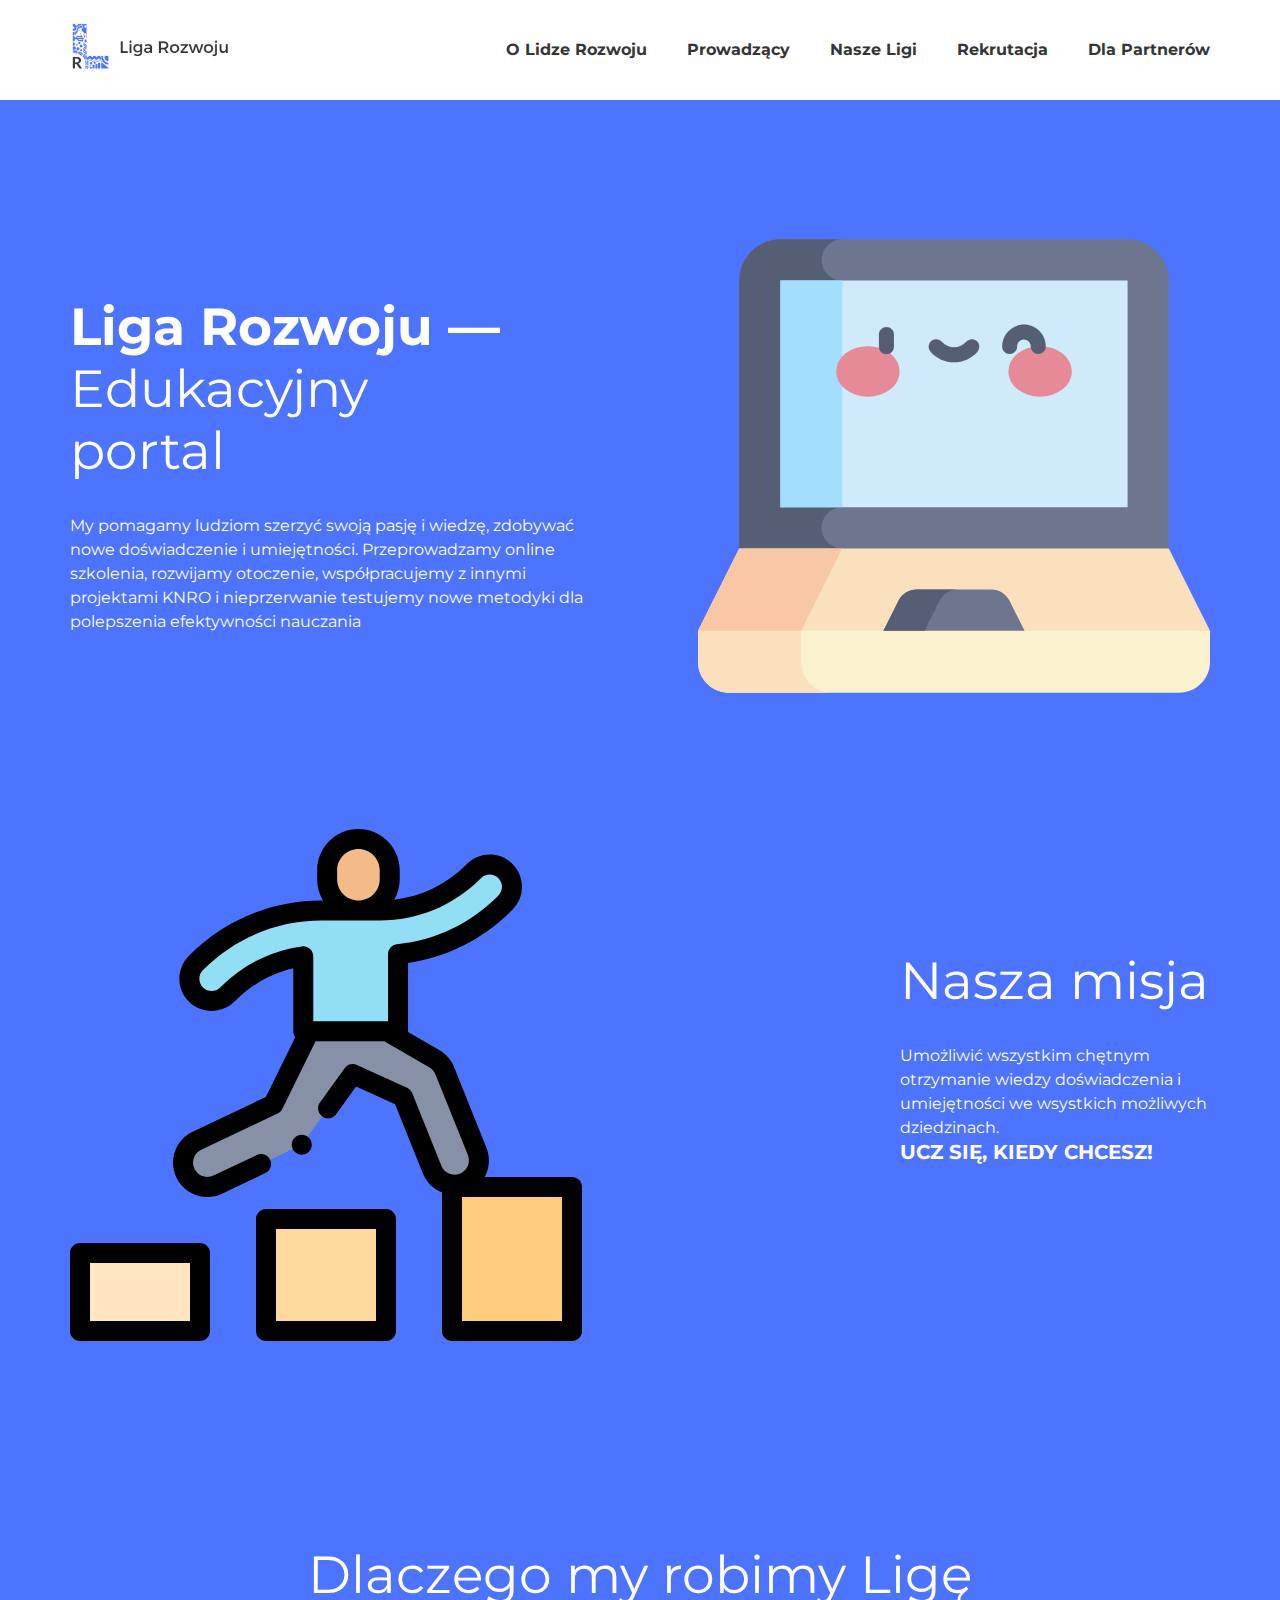
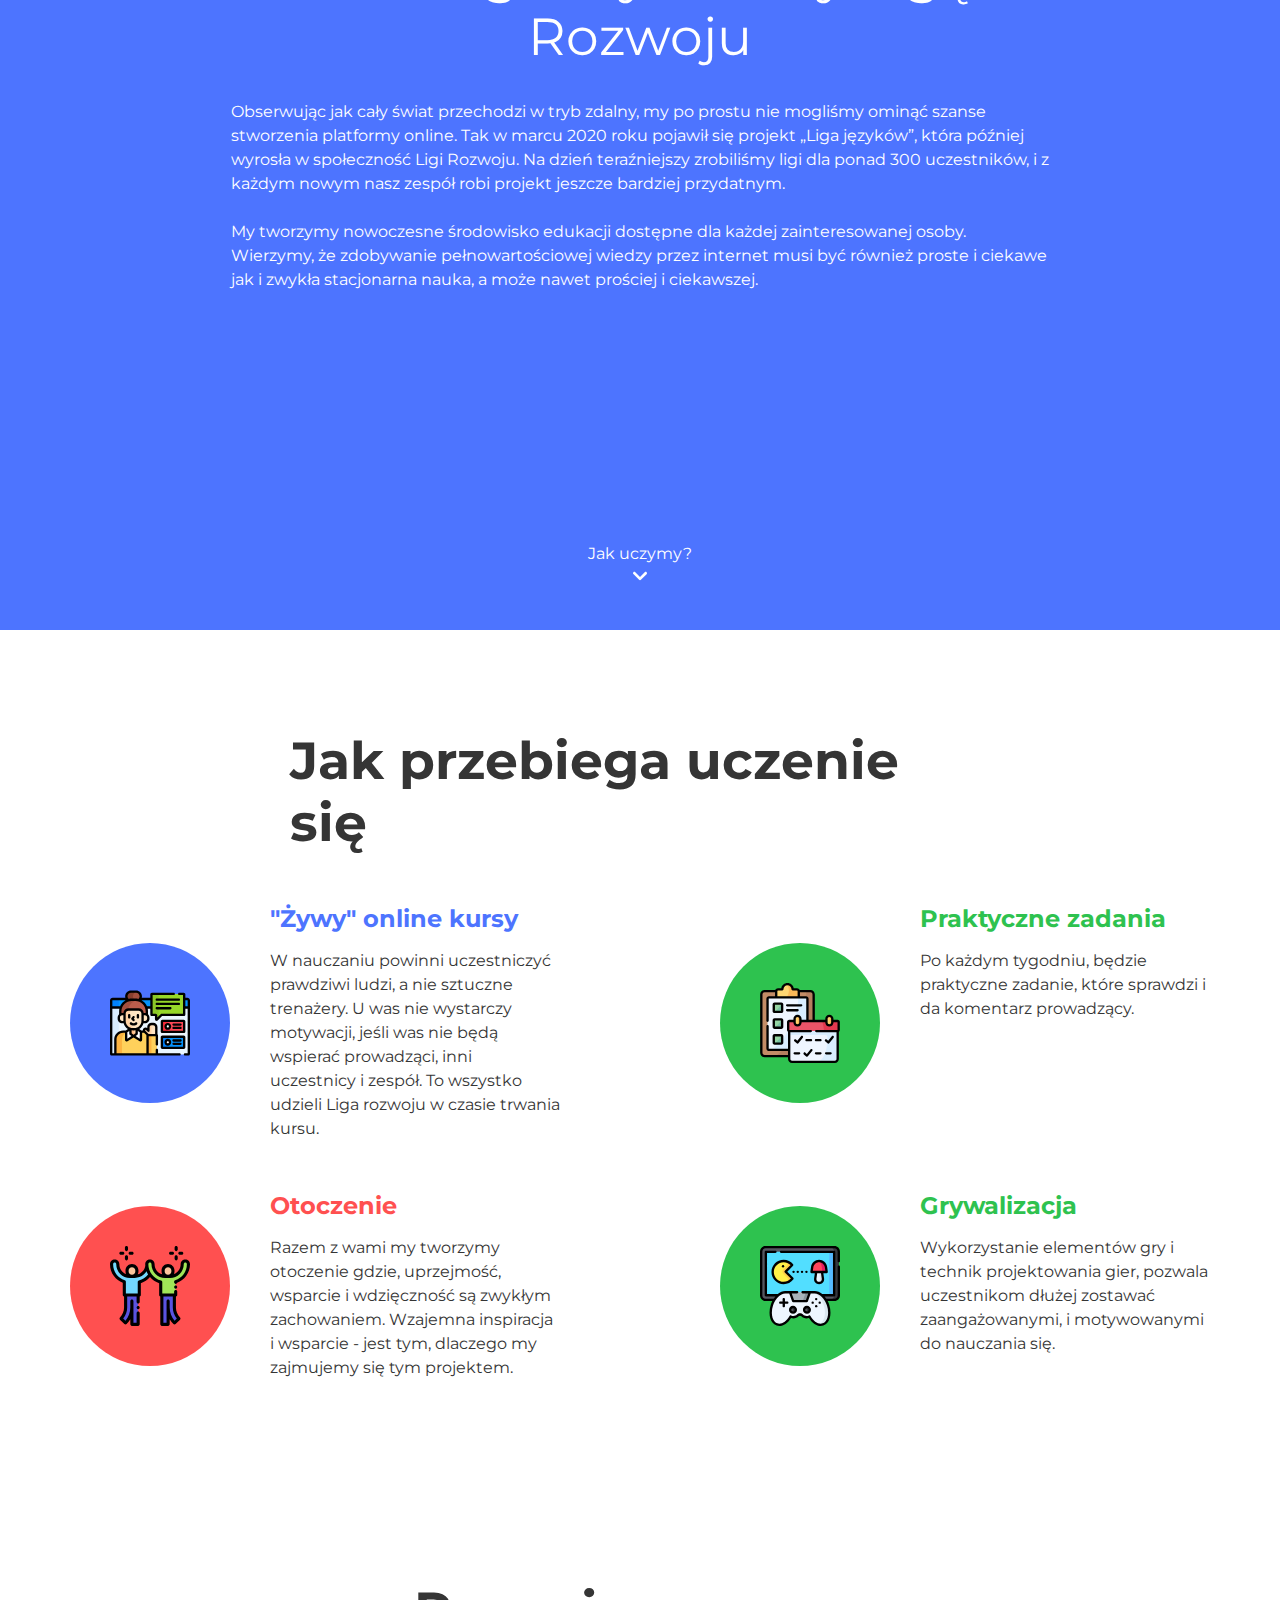
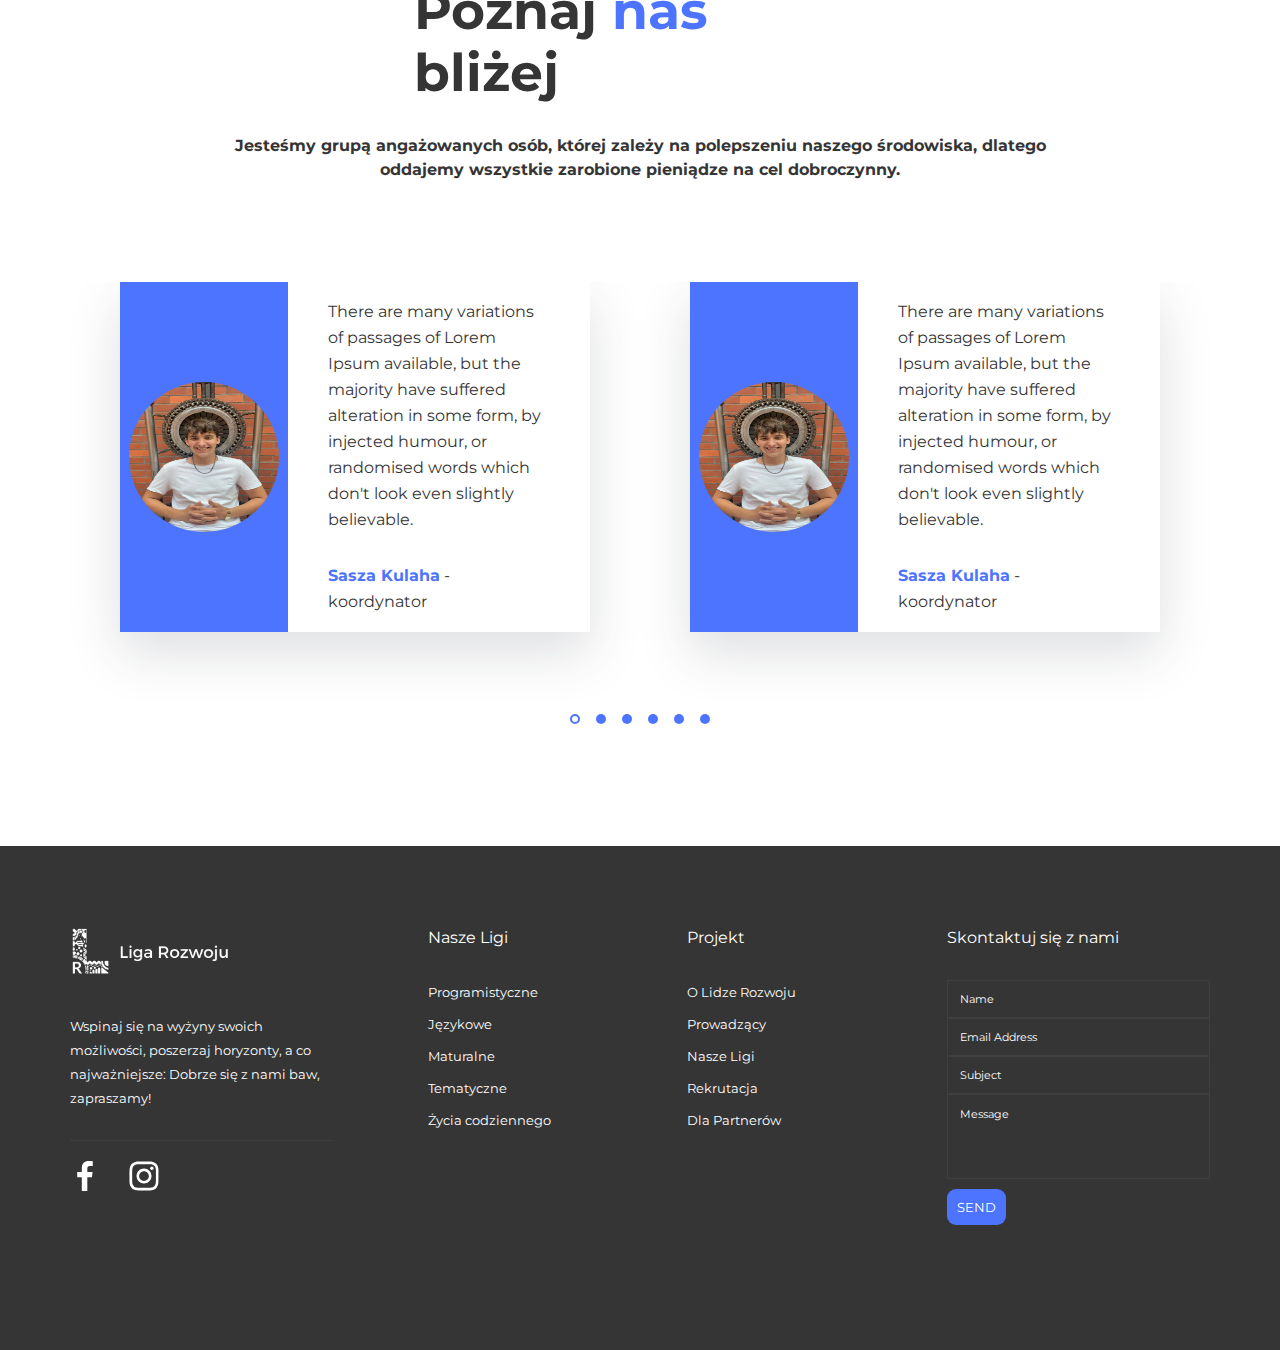
<file: index.html>
<!DOCTYPE html>
<html lang="pl">

<head>
   <meta charset="UTF-8">
   <meta http-equiv="X-UA-Compatible" content="IE=edge">
   <meta name="viewport" content="width=device-width, initial-scale=1.0">
   <title>Liga Rozwoju</title>
   <link href="https://fonts.googleapis.com/css2?family=Montserrat:ital,wght@0,400;0,700;1,400&display=swap"
      rel="stylesheet">
   <link rel="stylesheet" href="css/reset.css">
   <link rel="stylesheet" href="css/slick.css">
   <link rel="stylesheet" href="css/jquery.fancybox.css">
   <link rel="stylesheet" href="css/style.css">
</head>

<body>
   <header class="header">
      <div class="container">
         <div class="header__inner">
            <div class="logo">
               <a href="">
                  <img class="logo__img" src="images/logo.png" alt="logo" height="51" width="160">
               </a>
            </div>
            <nav class="menu">
               <div class="btn__menu">
                  <div></div>
                  <div></div>
                  <div></div>
               </div>
               <ul class="menu__list">
                  <li><a href="#">O Lidze Rozwoju</a></li>
                  <li><a href="pages/lectors.html">Prowadzący</a></li>
                  <li><a href="pages/our__ligs.html">Nasze Ligi</a></li>
                  <li><a href="pages/recruitment.html">Rekrutacja</a></li>
                  <li><a href="pages/for__partners.html">Dla Partnerów</a></li>
               </ul>
            </nav>
         </div>
      </div>
   </header>

   <section class="top">
      <div class="container">
         <div class="top__inner">
            <div class="about__top">
               <h2 class="title top__h2"><span class="span__top">Liga Rozwoju — </span>Edukacyjny portal</h2>
               <h6>My pomagamy ludziom szerzyć swoją pasję i wiedzę, zdobywać nowe doświadczenie i umiejętności.
                  Przeprowadzamy
                  online szkolenia, rozwijamy otoczenie, współpracujemy z innymi projektami KNRO i nieprzerwanie
                  testujemy
                  nowe
                  metodyki dla polepszenia efektywności nauczania</h6>
            </div>
            <div class="about-top__img">
               <img class="top__img" src="images/laptop.svg" alt="">
            </div>
            <div class="mission__img">
               <img class="top__img" src="images/rozwoj.svg" alt="">
            </div>
            <div class="mission">
               <div class="mission__text">
                  <h2 class="mission__h2 title">
                     Nasza misja
                  </h2>
                  <h6 class="mission__h6">
                     Umożliwić wszystkim chętnym otrzymanie wiedzy doświadczenia i umiejętności we wsystkich możliwych
                     dziedzinach. <br> <span>UCZ SIĘ, KIEDY CHCESZ!</span>
                  </h6>
               </div>
            </div>
            <div class="about__liga">
               <h2 class="title about__liga-h2">
                  Dlaczego my robimy Ligę Rozwoju
               </h2>
               <h5 class="about__liga-h6">
                  Obserwując jak cały świat przechodzi w tryb zdalny, my po prostu nie mogliśmy ominąć szanse stworzenia
                  platformy online. Tak w marcu 2020 roku pojawił się projekt „Liga języków”, która później wyrosła w
                  społeczność Ligi Rozwoju. Na dzień teraźniejszy zrobiliśmy ligi dla ponad 300 uczestników, i z każdym
                  nowym nasz zespół robi projekt jeszcze bardziej przydatnym.<br><br> My tworzymy nowoczesne środowisko
                  edukacji dostępne dla każdej zainteresowanej osoby. Wierzymy, że zdobywanie pełnowartościowej wiedzy
                  przez internet musi być również proste i ciekawe jak i zwykła stacjonarna nauka, a może nawet prościej
                  i
                  ciekawszej.
               </h5>
            </div>
            <div class="btn-study">
               <a class="button-study" href="#education">
                  Jak uczymy?
                  <img src="images/arrow__down.svg" width="14" height="14" alt="">
               </a>
            </div>
         </div>
      </div>
   </section>

   <section class="education" id="education">
      <div class="container">
         <h2 class="education__h2 title">
            Jak przebiega uczenie się
         </h2>
         <div class="education__inner">
            <div class="online__education education__inner-div">
               <div class="circle">
                  <img class="circle__img" src="images/teacher.svg" alt="">
               </div>
               <div class="education__div">
                  <h3 class="blue">
                     "Żywy" online kursy
                  </h3>
                  <h6>
                     W nauczaniu powinni uczestniczyć prawdziwi ludzi, a nie sztuczne trenażery. U was nie wystarczy
                     motywacji, jeśli was nie będą wspierać prowadząci, inni uczestnicy i zespół. To wszystko udzieli
                     Liga
                     rozwoju w czasie trwania kursu.
                  </h6>
               </div>
            </div>
            <div class="practical__tasks education__inner-div">
               <div class="circle circle__green">
                  <img class="circle__img" src="images/tasks.svg" alt="">
               </div>
               <div class="education__div">
                  <h3 class="green">
                     Praktyczne zadania
                  </h3>
                  <h6>
                     Po każdym tygodniu, będzie praktyczne zadanie, które sprawdzi i da komentarz prowadzący.
                  </h6>
               </div>
            </div>
            <div class="google__chat education__inner-div">
               <div class="circle circle__red">
                  <img class="circle__img" src="images/friends.svg" alt="">
               </div>
               <div class="education__div">
                  <h3 class="red">
                     Otoczenie
                  </h3>
                  <h6>
                     Razem z wami my tworzymy otoczenie gdzie, uprzejmość, wsparcie i wdzięczność są zwykłym
                     zachowaniem.
                     Wzajemna inspiracja i wsparcie - jest tym, dlaczego my zajmujemy się tym projektem.
                  </h6>
               </div>
            </div>
            <div class="team__healp education__inner-div">
               <div class="circle circle__green">
                  <img class="circle__img" src="images/game-console.svg" alt="">
               </div>
               <div class="education__div">
                  <h3 class="green">
                     Grywalizacja
                  </h3>
                  <h6>
                     Wykorzystanie elementów gry i technik projektowania gier, pozwala uczestnikom dłużej zostawać
                     zaangażowanymi, i motywowanymi do nauczania się.
                  </h6>
               </div>
            </div>
         </div>
      </div>
   </section>

   <section class="team">
      <div class="container">
         <div class="about__us">
            <h2 class="title team__h2">
               Poznaj <span>nas</span> bliżej
            </h2>
            <h6 class='team__h6'>
               Jesteśmy grupą angażowanych osób, której zależy na polepszeniu naszego środowiska, dlatego oddajemy
               wszystkie zarobione pieniądze na cel dobroczynny.
            </h6>
         </div>
         <div class="team-slider">
            <div class="team-slider__item">
               <div class="team-box">
                  <div class="team-box__images">
                     <img src="images/me.jpg" alt="">
                  </div>
                  <div class="team-box__content">
                     <div class="team-box__text">
                        There are many variations of passages of Lorem Ipsum available, but the majority have suffered
                        alteration in some form, by injected humour, or randomised words which don't look even slightly
                        believable.
                     </div>
                     <div class="team-box__author">
                        <span>Sasza Kulaha</span> - koordynator
                     </div>
                  </div>
               </div>
            </div>
            <div class="team-slider__item">
               <div class="team-box">
                  <div class="team-box__images">
                     <img src="images/me.jpg" alt="">
                  </div>
                  <div class="team-box__content">
                     <div class="team-box__text">
                        There are many variations of passages of Lorem Ipsum available, but the majority have suffered
                        alteration in some form, by injected humour, or randomised words which don't look even slightly
                        believable.
                     </div>
                     <div class="team-box__author">
                        <span>Sasza Kulaha</span> - koordynator
                     </div>
                  </div>
               </div>
            </div>
            <div class="team-slider__item">
               <div class="team-box">
                  <div class="team-box__images">
                     <img src="images/me.jpg" alt="">
                  </div>
                  <div class="team-box__content">
                     <div class="team-box__text">
                        There are many variations of passages of Lorem Ipsum available, but the majority have suffered
                        alteration in some form, by injected humour, or randomised words which don't look even slightly
                        believable.
                     </div>
                     <div class="team-box__author">
                        <span>Sasza Kulaha</span> - koordynator
                     </div>
                  </div>
               </div>
            </div>
            <div class="team-slider__item">
               <div class="team-box">
                  <div class="team-box__images">
                     <img src="images/me.jpg" alt="">
                  </div>
                  <div class="team-box__content">
                     <div class="team-box__text">
                        There are many variations of passages of Lorem Ipsum available, but the majority have suffered
                        alteration in some form, by injected humour, or randomised words which don't look even slightly
                        believable.
                     </div>
                     <div class="team-box__author">
                        <span>Sasza Kulaha</span> - koordynator
                     </div>
                  </div>
               </div>
            </div>
            <div class="team-slider__item">
               <div class="team-box">
                  <div class="team-box__images">
                     <img src="images/me.jpg" alt="">
                  </div>
                  <div class="team-box__content">
                     <div class="team-box__text">
                        There are many variations of passages of Lorem Ipsum available, but the majority have suffered
                        alteration in some form, by injected humour, or randomised words which don't look even slightly
                        believable.
                     </div>
                     <div class="team-box__author">
                        <span>Sasza Kulaha</span> - koordynator
                     </div>
                  </div>
               </div>
            </div>
            <div class="team-slider__item">
               <div class="team-box">
                  <div class="team-box__images">
                     <img src="images/me.jpg" alt="">
                  </div>
                  <div class="team-box__content">
                     <div class="team-box__text">
                        There are many variations of passages of Lorem Ipsum available, but the majority have suffered
                        alteration in some form, by injected humour, or randomised words which don't look even slightly
                        believable.
                     </div>
                     <div class="team-box__author">
                        <span>Sasza Kulaha</span> - koordynator
                     </div>
                  </div>
               </div>
            </div>
            <div class="team-slider__item">
               <div class="team-box">
                  <div class="team-box__images">
                     <img src="images/me.jpg" alt="">
                  </div>
                  <div class="team-box__content">
                     <div class="team-box__text">
                        There are many variations of passages of Lorem Ipsum available, but the majority have suffered
                        alteration in some form, by injected humour, or randomised words which don't look even slightly
                        believable.
                     </div>
                     <div class="team-box__author">
                        <span>Sasza Kulaha</span> - koordynator
                     </div>
                  </div>
               </div>
            </div>
            <div class="team-slider__item">
               <div class="team-box">
                  <div class="team-box__images">
                     <img src="images/me.jpg" alt="">
                  </div>
                  <div class="team-box__content">
                     <div class="team-box__text">
                        There are many variations of passages of Lorem Ipsum available, but the majority have suffered
                        alteration in some form, by injected humour, or randomised words which don't look even slightly
                        believable.
                     </div>
                     <div class="team-box__author">
                        <span>Sasza Kulaha</span> - koordynator
                     </div>
                  </div>
               </div>
            </div>
            <div class="team-slider__item">
               <div class="team-box">
                  <div class="team-box__images">
                     <img src="images/me.jpg" alt="">
                  </div>
                  <div class="team-box__content">
                     <div class="team-box__text">
                        There are many variations of passages of Lorem Ipsum available, but the majority have suffered
                        alteration in some form, by injected humour, or randomised words which don't look even slightly
                        believable.
                     </div>
                     <div class="team-box__author">
                        <span>Sasza Kulaha</span> - koordynator
                     </div>
                  </div>
               </div>
            </div>
            <div class="team-slider__item">
               <div class="team-box">
                  <div class="team-box__images">
                     <img src="images/me.jpg" alt="">
                  </div>
                  <div class="team-box__content">
                     <div class="team-box__text">
                        There are many variations of passages of Lorem Ipsum available, but the majority have suffered
                        alteration in some form, by injected humour, or randomised words which don't look even slightly
                        believable.
                     </div>
                     <div class="team-box__author">
                        <span>Sasza Kulaha</span> - koordynator
                     </div>
                  </div>
               </div>
            </div>
            <div class="team-slider__item">
               <div class="team-box">
                  <div class="team-box__images">
                     <img src="images/me.jpg" alt="">
                  </div>
                  <div class="team-box__content">
                     <div class="team-box__text">
                        There are many variations of passages of Lorem Ipsum available, but the majority have suffered
                        alteration in some form, by injected humour, or randomised words which don't look even slightly
                        believable.
                     </div>
                     <div class="team-box__author">
                        <span>Sasza Kulaha</span> - koordynator
                     </div>
                  </div>
               </div>
            </div>
         </div>
      </div>
   </section>

   <footer class="footer">
      <div class="container">
         <div class="footer__inner">
            <div class="footer-col__logo">
               <a class="footer__logo" href="index.html" alt=""><img src="images/logo_white.png" height="51" width="160"
                     alt=""></a>
               <div class="footer__text">
                  Wspinaj się na wyżyny swoich możliwości,
                  poszerzaj horyzonty, a co najważniejsze:
                  Dobrze się z nami baw, zapraszamy!
               </div>
               <div class="social">
                  <ul class="social">
                     <li class="social__item">
                        <a target="_blank" href="https://www.facebook.com/ligarozwoju">
                           <svg version="1.1" id="Capa_1" xmlns="http://www.w3.org/2000/svg"
                              xmlns:xlink="http://www.w3.org/1999/xlink" x="0px" y="0px" viewBox="0 0 155.139 155.139"
                              style="enable-background:new 0 0 155.139 155.139;" xml:space="preserve">
                              <g>
                                 <path fill="white" id="f_1_" d="M89.584,155.139V84.378h23.742l3.562-27.585H89.584V39.184
                             c0-7.984,2.208-13.425,13.67-13.425l14.595-0.006V1.08C115.325,0.752,106.661,0,96.577,0C75.52,0,61.104,12.853,61.104,36.452
                             v20.341H37.29v27.585h23.814v70.761H89.584z" />
                              </g>
                              <g>
                              </g>
                              <g>
                              </g>
                              <g>
                              </g>
                              <g>
                              </g>
                              <g>
                              </g>
                              <g>
                              </g>
                              <g>
                              </g>
                              <g>
                              </g>
                              <g>
                              </g>
                              <g>
                              </g>
                              <g>
                              </g>
                              <g>
                              </g>
                              <g>
                              </g>
                              <g>
                              </g>
                              <g>
                              </g>
                           </svg>
                        </a>
                     </li>
                     <li class="social__item">
                        <a target="_blank" href="https://www.instagram.com/ligarozwoju.knro/?hl=ru">
                           <svg fill="white" width="52" height="52" version="1.1" id="lni_lni-instagram-original"
                              xmlns="http://www.w3.org/2000/svg" xmlns:xlink="http://www.w3.org/1999/xlink" x="0px"
                              y="0px" viewBox="0 0 64 64" style="enable-background:new 0 0 64 64;" xml:space="preserve">
                              <g>
                                 <path fill="white"
                                    d="M62.9,19.2c-0.1-3.2-0.7-5.5-1.4-7.6S59.7,7.8,58,6.1s-3.4-2.7-5.4-3.5c-2-0.8-4.2-1.3-7.6-1.4C41.5,1,40.5,1,32,1
		s-9.4,0-12.8,0.1s-5.5,0.7-7.6,1.4S7.8,4.4,6.1,6.1s-2.8,3.4-3.5,5.5c-0.8,2-1.3,4.2-1.4,7.6S1,23.5,1,32s0,9.4,0.1,12.8
		c0.1,3.4,0.7,5.5,1.4,7.6c0.7,2.1,1.8,3.8,3.5,5.5s3.5,2.8,5.5,3.5c2,0.7,4.2,1.3,7.6,1.4C22.5,63,23.4,63,31.9,63s9.4,0,12.8-0.1
		s5.5-0.7,7.6-1.4c2.1-0.7,3.8-1.8,5.5-3.5s2.8-3.5,3.5-5.5c0.7-2,1.3-4.2,1.4-7.6c0.1-3.2,0.1-4.2,0.1-12.7S63,22.6,62.9,19.2z
		M57.3,44.5c-0.1,3-0.7,4.6-1.1,5.8c-0.6,1.4-1.3,2.5-2.4,3.5c-1.1,1.1-2.1,1.7-3.5,2.4c-1.1,0.4-2.7,1-5.8,1.1
		c-3.2,0-4.2,0-12.4,0s-9.3,0-12.5-0.1c-3-0.1-4.6-0.7-5.8-1.1c-1.4-0.6-2.5-1.3-3.5-2.4c-1.1-1.1-1.7-2.1-2.4-3.5
		c-0.4-1.1-1-2.7-1.1-5.8c0-3.1,0-4.1,0-12.4s0-9.3,0.1-12.5c0.1-3,0.7-4.6,1.1-5.8c0.6-1.4,1.3-2.5,2.3-3.5
		c1.1-1.1,2.1-1.7,3.5-2.3c1.1-0.4,2.7-1,5.8-1.1c3.2-0.1,4.2-0.1,12.5-0.1s9.3,0,12.5,0.1c3,0.1,4.6,0.7,5.8,1.1
		c1.4,0.6,2.5,1.3,3.5,2.3c1.1,1.1,1.7,2.1,2.4,3.5c0.4,1.1,1,2.7,1.1,5.8c0.1,3.2,0.1,4.2,0.1,12.5S57.4,41.3,57.3,44.5z" />
                                 <path fill="white" d="M32,16.1c-8.9,0-15.9,7.2-15.9,15.9c0,8.9,7.2,15.9,15.9,15.9S48,40.9,48,32S40.9,16.1,32,16.1z M32,42.4
		c-5.8,0-10.4-4.7-10.4-10.4S26.3,21.6,32,21.6c5.8,0,10.4,4.6,10.4,10.4S37.8,42.4,32,42.4z" />
                                 <ellipse cx="48.7" cy="15.4" rx="3.7" ry="3.7" />
                              </g>
                           </svg>

                        </a>
                     </li>
                  </ul>
               </div>
            </div>
            <div class="footer-menu">
               <div class="footer__title">Nasze Ligi</div>
               <ul class="footer__list">
                  <li><a href="#">Programistyczne</a></li>
                  <li><a href="#">Językowe</a></li>
                  <li><a href="#">Maturalne</a></li>
                  <li><a href="#">Tematyczne</a></li>
                  <li><a href="#">Życia codziennego</a></li>
               </ul>
            </div>
            <div class="footer-menu">
               <div class="footer__title">Projekt</div>
               <ul class="footer__list">
                  <li><a href="">O Lidze Rozwoju</a></li>
                  <li><a href="pages/lectors.html">Prowadzący</a></li>
                  <li><a href="pages/our__ligs.html">Nasze Ligi</a></li>
                  <li><a href="pages/recruitment.html">Rekrutacja</a></li>
                  <li><a href="pages/for__partners.html">Dla Partnerów</a></li>
               </ul>
            </div>
            <div class="footer-form">
               <div class="footer__title">Skontaktuj się z nami</div>
               <form>
                  <input type="text" placeholder="Name">
                  <input type="email" placeholder="Email Address">
                  <input type="text" placeholder="Subject">
                  <textarea placeholder="Message"></textarea>
                  <button type="submit">Send</button>
               </form>
            </div>
         </div>
      </div>
   </footer>

   <script src="https://ajax.googleapis.com/ajax/libs/jquery/3.4.1/jquery.min.js"></script>
   <script src="js/slick.min.js"></script>
   <script src="js/main.js"></script>
</body>

</html>
</file>
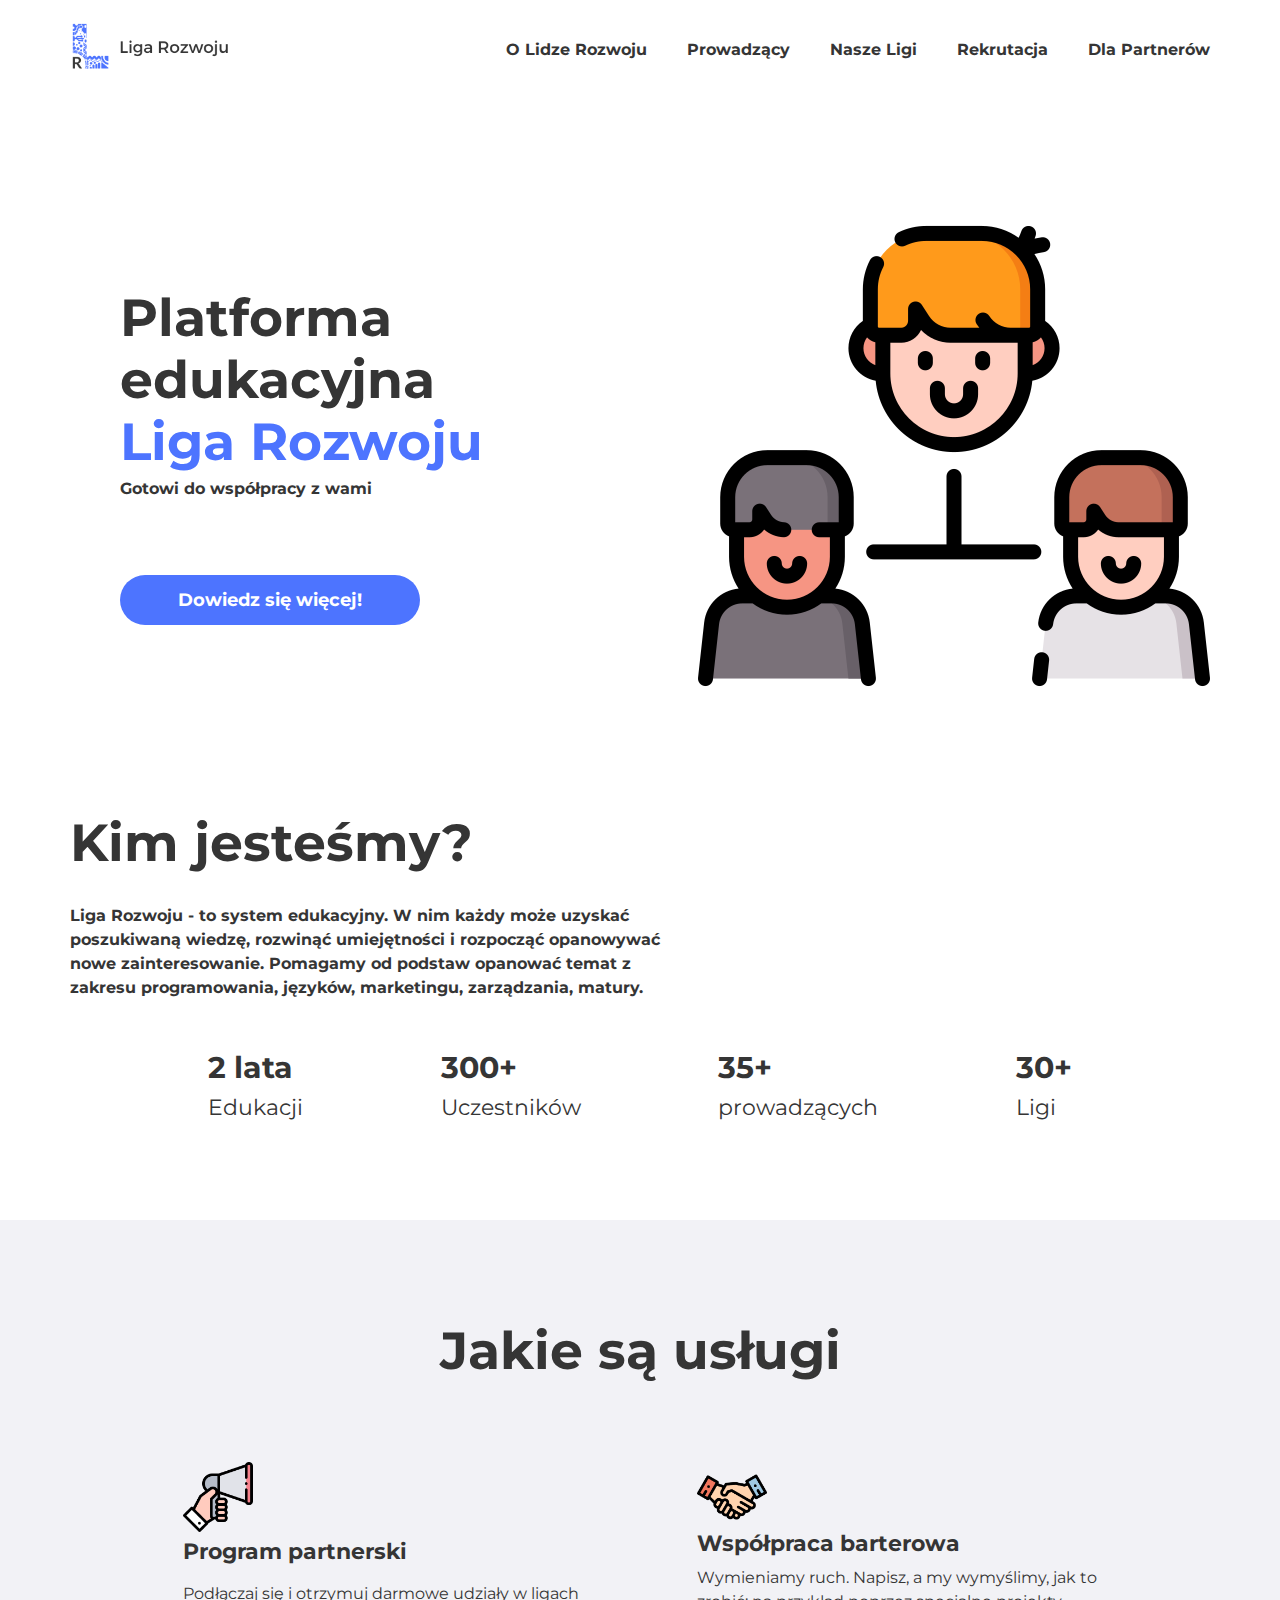
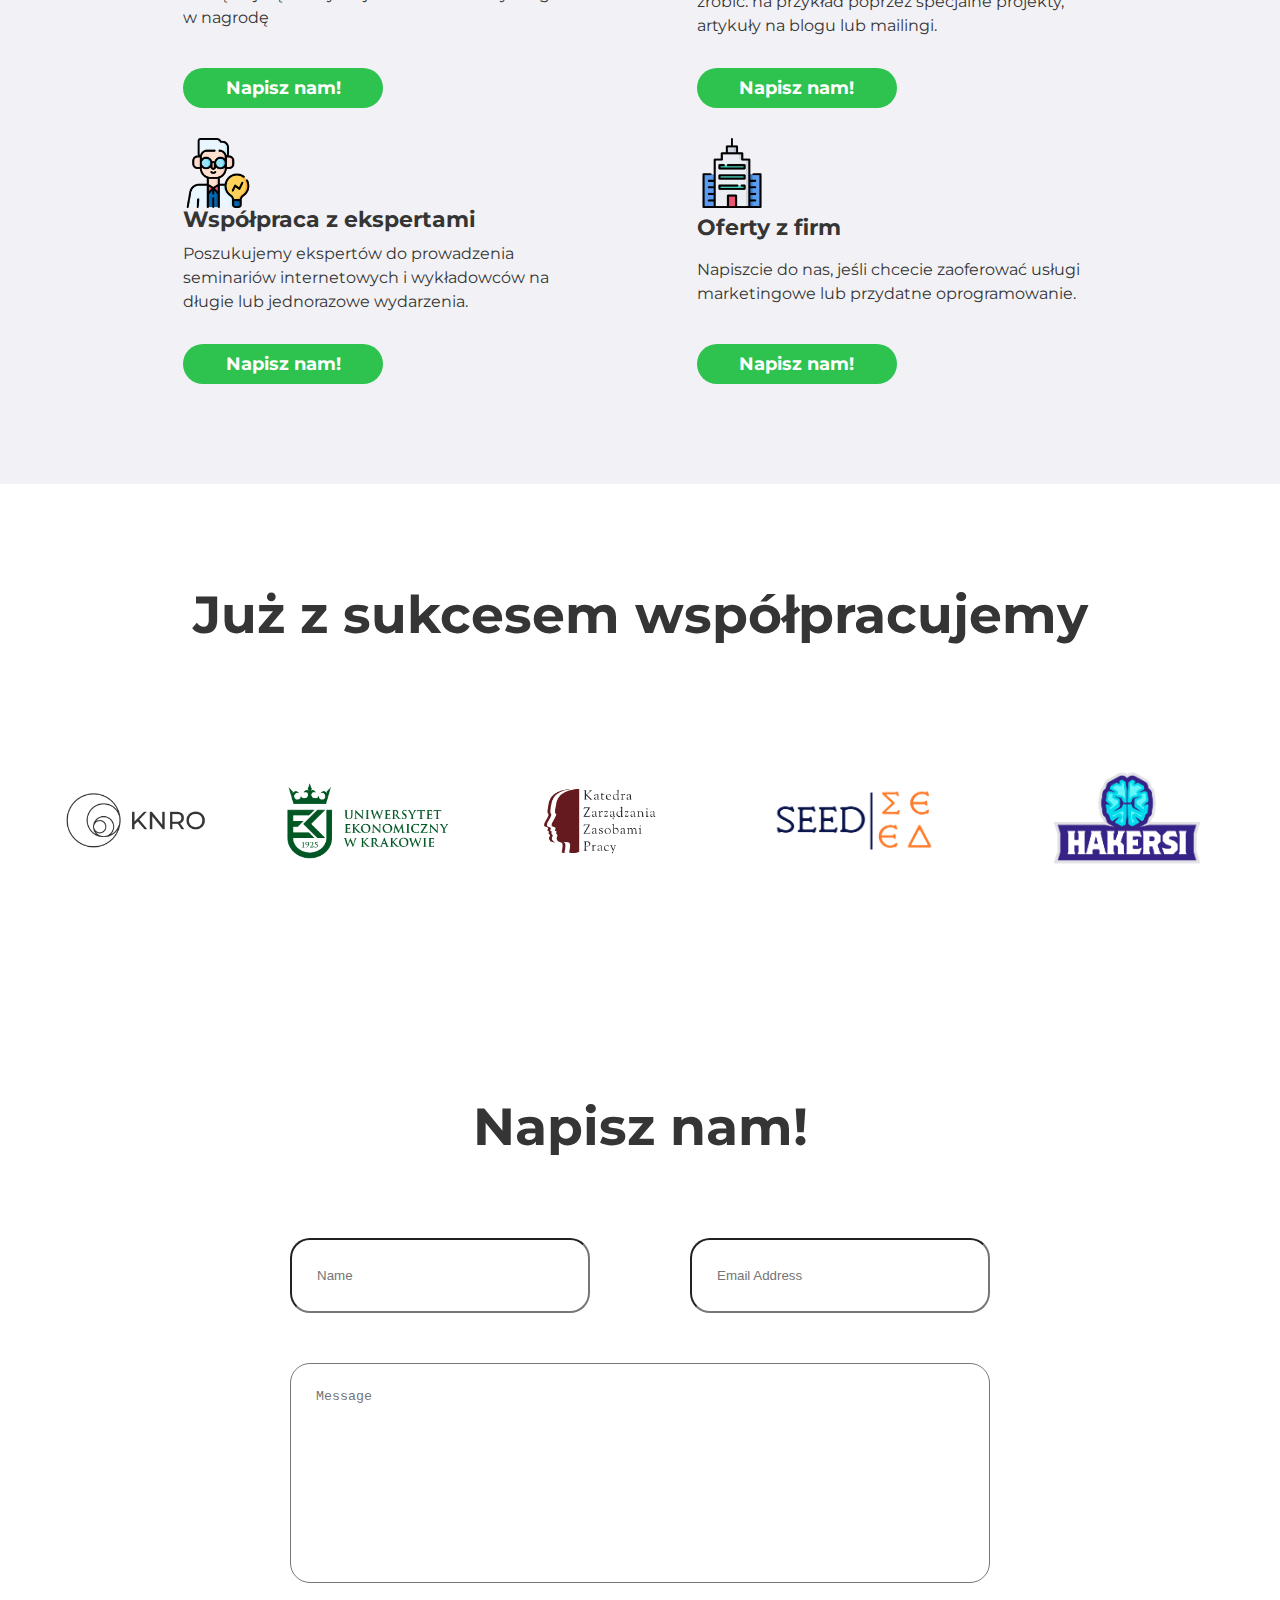
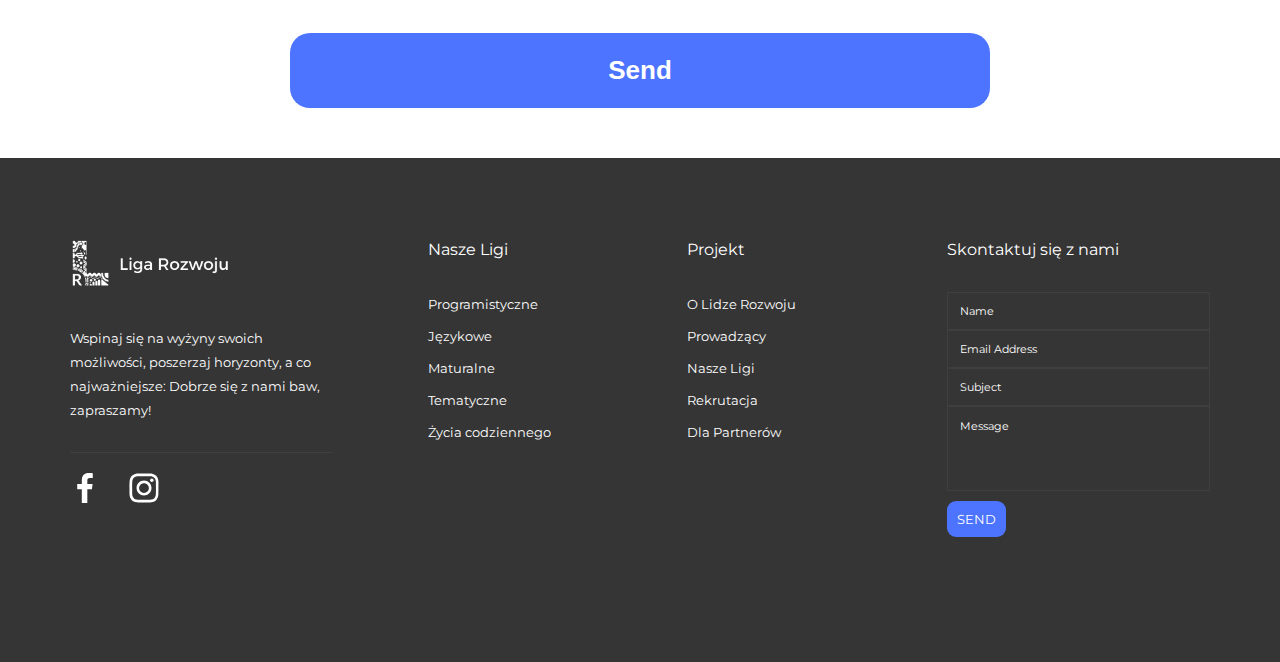
<file: pages/for__partners.html>
<!DOCTYPE html>
<html lang="pl">

<head>
   <meta charset="UTF-8">
   <meta http-equiv="X-UA-Compatible" content="IE=edge">
   <meta name="viewport" content="width=device-width, initial-scale=1.0">
   <title>Liga Rozwoju</title>
   <link href="https://fonts.googleapis.com/css2?family=Montserrat:ital,wght@0,400;0,700;1,400&display=swap"
      rel="stylesheet">
   <link rel="stylesheet" href="../css/reset.css">
   <link rel="stylesheet" href="../css/slick.css">
   <link rel="stylesheet" href="../css/jquery.fancybox.css">
   <link rel="stylesheet" href="../css/style.css">
</head>

<body>
   <header class="header">
      <div class="container">
         <div class="header__inner">
            <div class="logo">
               <a href="">
                  <img class="logo__img" src="../images/logo.png" alt="logo" height="51" width="160">
               </a>
            </div>
            <nav class="menu">
               <div class="btn__menu">
                  <div></div>
                  <div></div>
                  <div></div>
               </div>
               <ul class="menu__list">
                  <li><a href="../index.html">O Lidze Rozwoju</a></li>
                  <li><a href="../pages/lectors.html">Prowadzący</a></li>
                  <li><a href="../pages/our__ligs.html">Nasze Ligi</a></li>
                  <li><a href="../pages/recruitment.html">Rekrutacja</a></li>
                  <li><a href="#">Dla Partnerów</a></li>
               </ul>
            </nav>
         </div>
      </div>
   </header>

   <section class="partners__top">
      <div class="container">
         <div class="partners__top-inner">
            <div class="partners__top-ready">
               <h2 class="title">
                  Platforma edukacyjna<br> <span class="span__liga">Liga Rozwoju</span>
               </h2>
               <h6>
                  Gotowi do współpracy z wami
               </h6>
               <a href="#who__we-are" class="partners__button">
                  Dowiedz się więcej!
               </a>
            </div>
            <img src="../images/network.png" alt="">
         </div>
      </div>
   </section>

   <section class="who__we-are" id="who__we-are">
      <div class="container">
         <div class="who__we-are-tekst">
            <h2 class="title">
               Kim jesteśmy?
            </h2>
            <h6>
               Liga Rozwoju - to system edukacyjny. W nim każdy może uzyskać poszukiwaną wiedzę, rozwinąć umiejętności i
               rozpocząć opanowywać nowe zainteresowanie. Pomagamy od podstaw opanować temat z zakresu programowania,
               języków, marketingu, zarządzania, matury.
            </h6>
         </div>
         <nav class="who__we-are-list">
            <div class="who__we-are-element">
               <h2 class="h2">
                  2 lata
               </h2>
               <p>
                  Edukacji
               </p>
            </div>
            <div class="who__we-are-element">
               <h2 class="h2">
                  300+
               </h2>
               <p>
                  Uczestników
               </p>
            </div>
            <div class="who__we-are-element">
               <h2 class="h2">
                  35+
               </h2>
               <p>
                  prowadzących
               </p>
            </div>
            <div class="who__we-are-element">
               <h2 class="h2">
                  30+
               </h2>
               <p>
                  Ligi
               </p>
            </div>
         </nav>
      </div>
   </section>

   <section class="services">
      <div class="container services-inner">
         <h2 class="title services-h2">
            Jakie są usługi
         </h2>
         <div class="bsn-oferta">
            <div class="bsn-oferta__element">
               <img src="../images/megaphone.png" alt="" class="bsn-oferta__img">
               <h3 class="h3">
                  Program partnerski
               </h3>
               <p>
                  Podłączaj się i otrzymuj darmowe udziały w ligach w nagrodę
               </p>
               <a class="oferta__button" href="#contact">
                  Napisz nam!
               </a>
            </div>
            <div class="bsn-oferta__element">
               <img src="../images/collab.png" alt="" class="bsn-oferta__img">
               <h3 class="h3">
                  Współpraca barterowa
               </h3>
               <p>
                  Wymieniamy ruch. Napisz, a my wymyślimy, jak to zrobić: na przykład poprzez specjalne projekty,
                  artykuły na blogu lub mailingi.
               </p>
               <a class="oferta__button" href="#contact">
                  Napisz nam!
               </a>
            </div>
            <div class="bsn-oferta__element">
               <img src="../images/expert.png" alt="" class="bsn-oferta__img">
               <h3 class="h3">
                  Współpraca z ekspertami
               </h3>
               <p>
                  Poszukujemy ekspertów do prowadzenia seminariów internetowych i wykładowców na długie lub jednorazowe
                  wydarzenia.
               </p>
               <a class="oferta__button" href="#contact">
                  Napisz nam!
               </a>
            </div>
            <div class="bsn-oferta__element">
               <img src="../images/office.png" alt="" class="bsn-oferta__img">
               <h3 class="h3">
                  Oferty z firm
               </h3>
               <p>
                  Napiszcie do nas, jeśli chcecie zaoferować usługi marketingowe lub przydatne oprogramowanie.
               </p>
               <a class="oferta__button" href="#contact">
                  Napisz nam!
               </a>
            </div>
         </div>
      </div>
   </section>

   <section class="partners">
      <div class="container">
         <h2 class="title partners__h2">
            Już z sukcesem współpracujemy
         </h2>
      </div>
      <div class="partners__loga">
         <img src="../images/knro__logo.png" alt="" class="loga__firm" width="150" height="150">
         <img src="../images/uek.png" alt="" class="loga__firm" width="186" height="100">
         <img src="../images/KZZP (katedra).png" alt="" class="loga__firm" width="150" height="150">
         <img src="../images/seed.png" alt="" class="loga__firm" width="237" height="90">
         <img src="../images/Hakersi logo (on light).png" alt="" class="loga__firm" width="182" height="120">
      </div>
      </div>
   </section>

   <section class="contact" id="contact">
      <div class="container">
         <h2 class="title contact__h2">
            Napisz nam!
         </h2>
         <form class="contact__form" method="get">
            <div class="input__div">
               <input class="input-name" type="text" placeholder="Name">
               <input type="email" placeholder="Email Address">
            </div>
            <div class="contact-message">
               <textarea placeholder="Message"></textarea>
               <button type="submit">Send</button>
            </div>
         </form>
      </div>
   </section>

   <footer class="footer">
      <div class="container">
         <div class="footer__inner">
            <div class="footer-col__logo">
               <a class="footer__logo" href="../index.html" alt=""><img src="../images/logo_white.png" height="51"
                     width="160" alt=""></a>
               <div class="footer__text">
                  Wspinaj się na wyżyny swoich możliwości,
                  poszerzaj horyzonty, a co najważniejsze:
                  Dobrze się z nami baw, zapraszamy!
               </div>
               <div class="social">
                  <ul class="social">
                     <li class="social__item">
                        <a target="_blank" href="https://www.facebook.com/ligarozwoju">
                           <svg version="1.1" id="Capa_1" xmlns="http://www.w3.org/2000/svg"
                              xmlns:xlink="http://www.w3.org/1999/xlink" x="0px" y="0px" viewBox="0 0 155.139 155.139"
                              style="enable-background:new 0 0 155.139 155.139;" xml:space="preserve">
                              <g>
                                 <path fill="white" id="f_1_" d="M89.584,155.139V84.378h23.742l3.562-27.585H89.584V39.184
                              c0-7.984,2.208-13.425,13.67-13.425l14.595-0.006V1.08C115.325,0.752,106.661,0,96.577,0C75.52,0,61.104,12.853,61.104,36.452
                              v20.341H37.29v27.585h23.814v70.761H89.584z" />
                              </g>
                              <g>
                              </g>
                              <g>
                              </g>
                              <g>
                              </g>
                              <g>
                              </g>
                              <g>
                              </g>
                              <g>
                              </g>
                              <g>
                              </g>
                              <g>
                              </g>
                              <g>
                              </g>
                              <g>
                              </g>
                              <g>
                              </g>
                              <g>
                              </g>
                              <g>
                              </g>
                              <g>
                              </g>
                              <g>
                              </g>
                           </svg>
                        </a>
                     </li>
                     <li class="social__item">
                        <a target="_blank" href="https://www.instagram.com/ligarozwoju.knro/?hl=ru">
                           <svg fill="white" width="52" height="52" version="1.1" id="lni_lni-instagram-original"
                              xmlns="http://www.w3.org/2000/svg" xmlns:xlink="http://www.w3.org/1999/xlink" x="0px"
                              y="0px" viewBox="0 0 64 64" style="enable-background:new 0 0 64 64;" xml:space="preserve">
                              <g>
                                 <path fill="white"
                                    d="M62.9,19.2c-0.1-3.2-0.7-5.5-1.4-7.6S59.7,7.8,58,6.1s-3.4-2.7-5.4-3.5c-2-0.8-4.2-1.3-7.6-1.4C41.5,1,40.5,1,32,1
		s-9.4,0-12.8,0.1s-5.5,0.7-7.6,1.4S7.8,4.4,6.1,6.1s-2.8,3.4-3.5,5.5c-0.8,2-1.3,4.2-1.4,7.6S1,23.5,1,32s0,9.4,0.1,12.8
		c0.1,3.4,0.7,5.5,1.4,7.6c0.7,2.1,1.8,3.8,3.5,5.5s3.5,2.8,5.5,3.5c2,0.7,4.2,1.3,7.6,1.4C22.5,63,23.4,63,31.9,63s9.4,0,12.8-0.1
		s5.5-0.7,7.6-1.4c2.1-0.7,3.8-1.8,5.5-3.5s2.8-3.5,3.5-5.5c0.7-2,1.3-4.2,1.4-7.6c0.1-3.2,0.1-4.2,0.1-12.7S63,22.6,62.9,19.2z
		M57.3,44.5c-0.1,3-0.7,4.6-1.1,5.8c-0.6,1.4-1.3,2.5-2.4,3.5c-1.1,1.1-2.1,1.7-3.5,2.4c-1.1,0.4-2.7,1-5.8,1.1
		c-3.2,0-4.2,0-12.4,0s-9.3,0-12.5-0.1c-3-0.1-4.6-0.7-5.8-1.1c-1.4-0.6-2.5-1.3-3.5-2.4c-1.1-1.1-1.7-2.1-2.4-3.5
		c-0.4-1.1-1-2.7-1.1-5.8c0-3.1,0-4.1,0-12.4s0-9.3,0.1-12.5c0.1-3,0.7-4.6,1.1-5.8c0.6-1.4,1.3-2.5,2.3-3.5
		c1.1-1.1,2.1-1.7,3.5-2.3c1.1-0.4,2.7-1,5.8-1.1c3.2-0.1,4.2-0.1,12.5-0.1s9.3,0,12.5,0.1c3,0.1,4.6,0.7,5.8,1.1
		c1.4,0.6,2.5,1.3,3.5,2.3c1.1,1.1,1.7,2.1,2.4,3.5c0.4,1.1,1,2.7,1.1,5.8c0.1,3.2,0.1,4.2,0.1,12.5S57.4,41.3,57.3,44.5z" />
                                 <path fill="white" d="M32,16.1c-8.9,0-15.9,7.2-15.9,15.9c0,8.9,7.2,15.9,15.9,15.9S48,40.9,48,32S40.9,16.1,32,16.1z M32,42.4
		c-5.8,0-10.4-4.7-10.4-10.4S26.3,21.6,32,21.6c5.8,0,10.4,4.6,10.4,10.4S37.8,42.4,32,42.4z" />
                                 <ellipse cx="48.7" cy="15.4" rx="3.7" ry="3.7" />
                              </g>
                           </svg>

                        </a>
                     </li>
                  </ul>
               </div>
            </div>
            <div class="footer-menu">
               <div class="footer__title">Nasze Ligi</div>
               <ul class="footer__list">
                  <li><a href="#">Programistyczne</a></li>
                  <li><a href="#">Językowe</a></li>
                  <li><a href="#">Maturalne</a></li>
                  <li><a href="#">Tematyczne</a></li>
                  <li><a href="#">Życia codziennego</a></li>
               </ul>
            </div>
            <div class="footer-menu">
               <div class="footer__title">Projekt</div>
               <ul class="footer__list">
                  <li><a href="../index.html">O Lidze Rozwoju</a></li>
                  <li><a href="../pages/lectors.html">Prowadzący</a></li>
                  <li><a href="../pages/our__ligs.html">Nasze Ligi</a></li>
                  <li><a href="../pages/recruitment.html">Rekrutacja</a></li>
                  <li><a href="#">Dla Partnerów</a></li>
               </ul>
            </div>
            <div class="footer-form">
               <div class="footer__title">Skontaktuj się z nami</div>
               <form>
                  <input type="text" placeholder="Name">
                  <input type="email" placeholder="Email Address">
                  <input type="text" placeholder="Subject">
                  <textarea placeholder="Message"></textarea>
                  <button type="submit">Send</button>
               </form>
            </div>
         </div>
      </div>
   </footer>

   <script src="https://ajax.googleapis.com/ajax/libs/jquery/3.4.1/jquery.min.js"></script>
   <script src="../js/slick.min.js"></script>
   <script src="../js/main.js"></script>
</body>

</html>
</file>
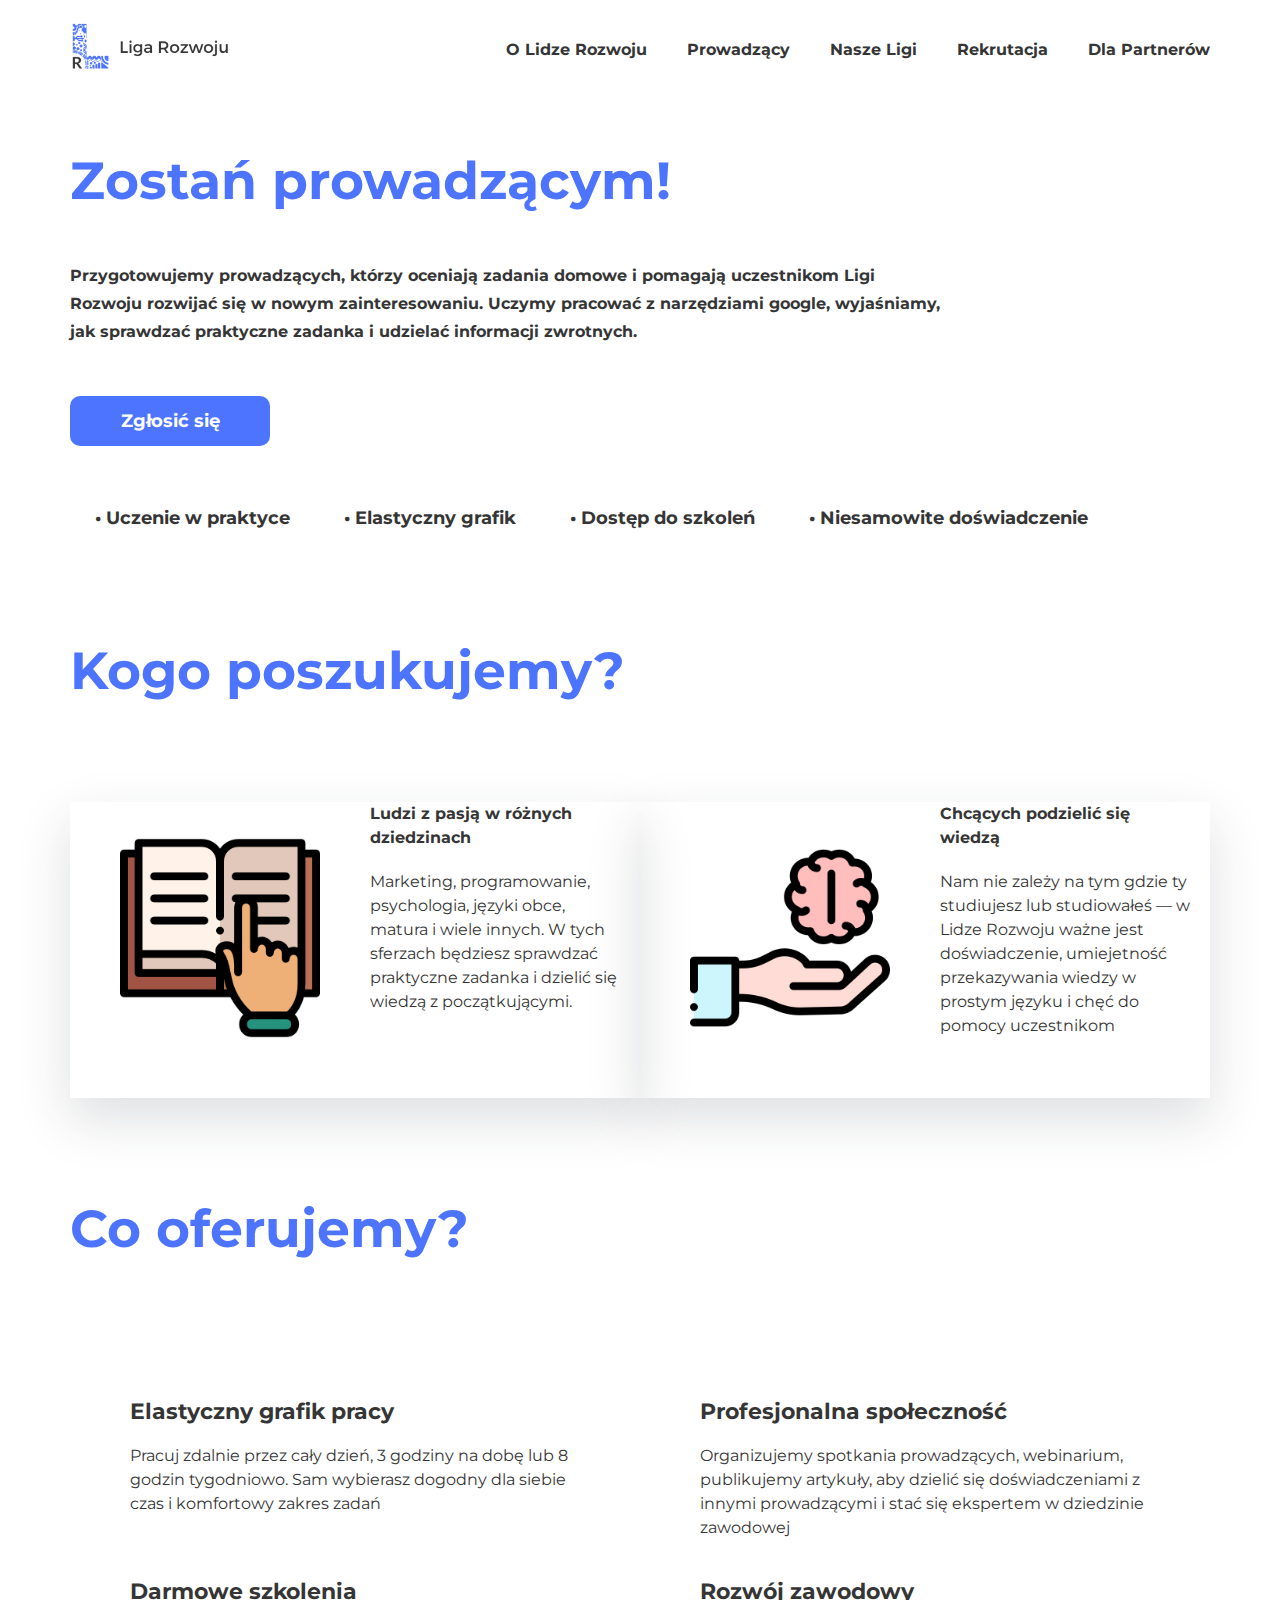
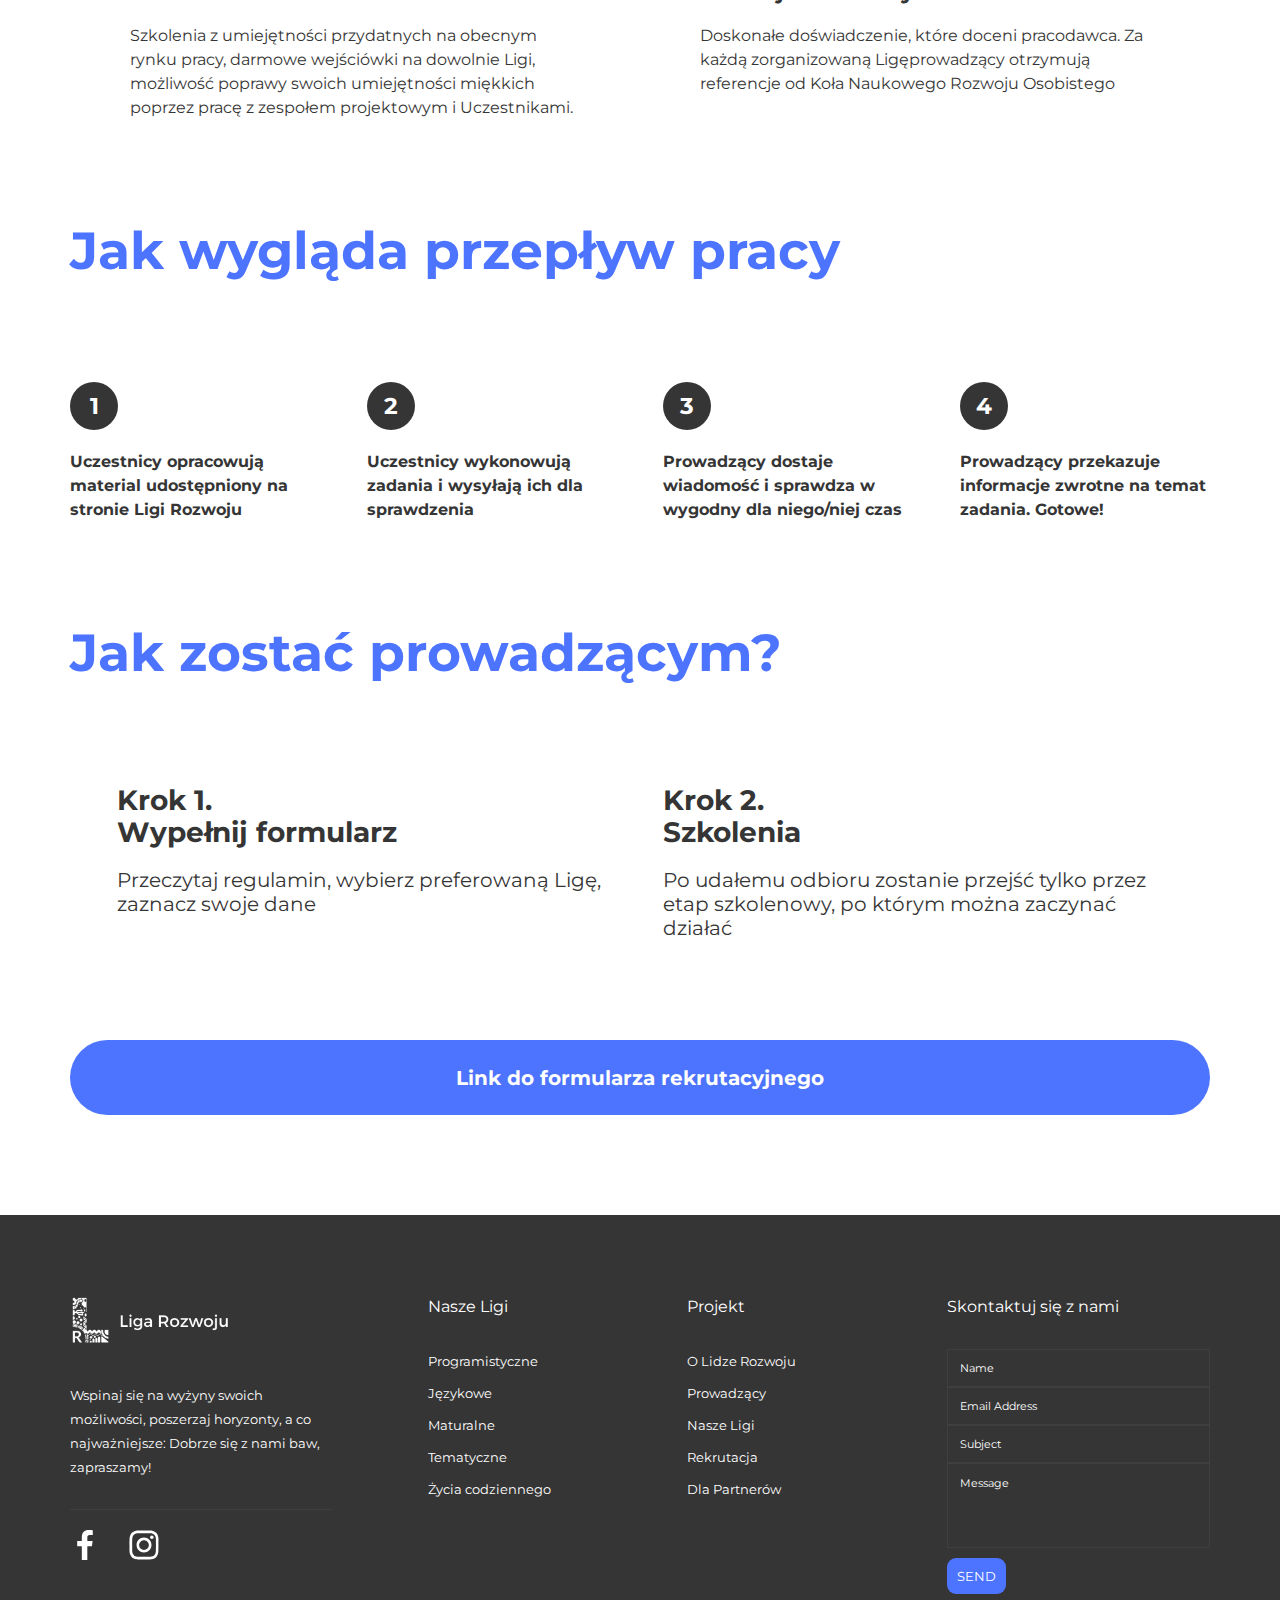
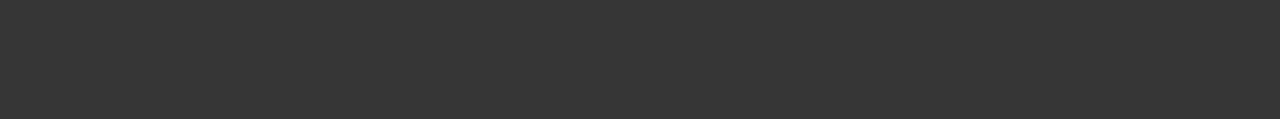
<file: pages/lectors.html>
<!DOCTYPE html>
<html lang="pl">

<head>
   <meta charset="UTF-8">
   <meta http-equiv="X-UA-Compatible" content="IE=edge">
   <meta name="viewport" content="width=device-width, initial-scale=1.0">
   <title>Liga Rozwoju</title>
   <link href="https://fonts.googleapis.com/css2?family=Montserrat:ital,wght@0,400;0,700;1,400&display=swap"
      rel="stylesheet">
   <link rel="stylesheet" href="../css/reset.css">
   <link rel="stylesheet" href="../css/slick.css">
   <link rel="stylesheet" href="../css/jquery.fancybox.css">
   <link rel="stylesheet" href="../css/style.css">
</head>

<body>
   <header class="header">
      <div class="container">
         <div class="header__inner">
            <div class="logo">
               <a href="">
                  <img class="logo__img" src="../images/logo.png" alt="logo" height="51" width="160">
               </a>
            </div>
            <nav class="menu">
               <div class="btn__menu">
                  <div></div>
                  <div></div>
                  <div></div>
               </div>
               <ul class="menu__list">
                  <li><a href="../index.html">O Lidze Rozwoju</a></li>
                  <li><a href="#">Prowadzący</a></li>
                  <li><a href="../pages/our__ligs.html">Nasze Ligi</a></li>
                  <li><a href="../pages/recruitment.html">Rekrutacja</a></li>
                  <li><a href="../pages/for__partners.html">Dla Partnerów</a></li>
               </ul>
            </nav>
         </div>
      </div>
   </header>

   <section class="lectors__top">
      <div class="container">
         <div class="lectors__inner">
            <h2 class="title lectors__h2-top">
               Zostań prowadzącym!
            </h2>
            <h6 class="lectors__h6">
               Przygotowujemy prowadzących, którzy oceniają zadania domowe i pomagają uczestnikom Ligi Rozwoju rozwijać
               się w nowym zainteresowaniu. Uczymy pracować z narzędziami google, wyjaśniamy, jak sprawdzać praktyczne
               zadanka i udzielać informacji zwrotnych.
            </h6>
            <a href="#aplication" class="lectors__button">
               Zgłosić się
            </a>
            <ul class="lectors__list">
               <li>Uczenie w praktyce</li>
               <li>Elastyczny grafik</li>
               <li>Dostęp do szkoleń</li>
               <li>Niesamowite doświadczenie</li>
            </ul>
         </div>
      </div>
   </section>

   <section class="search__for">
      <div class="container">
         <h2 class="title lectors__h2">
            Kogo poszukujemy?
         </h2>
         <div class="search__for-list">
            <div class="search__for-element">
               <img src="../images/book.png" alt="">
               <div class="search__for-tekst">
                  <h3>
                     Ludzi z pasją w różnych dziedzinach
                  </h3>
                  <h6>
                     Marketing, programowanie, psychologia, języki obce, matura i wiele innych. W tych sferzach
                     będziesz
                     sprawdzać praktyczne zadanka i dzielić się wiedzą z początkującymi.
                  </h6>
               </div>
            </div>
            <div class="search__for-element">
               <img src="../images/mozg .png" alt="">
               <div class="search__for-tekst">
                  <h3>
                     Chcących podzielić się wiedzą
                  </h3>
                  <h6>
                     Nam nie zależy na tym gdzie ty studiujesz lub studiowałeś — w Lidze Rozwoju ważne jest
                     doświadczenie,
                     umiejetność przekazywania wiedzy w prostym języku i chęć do pomocy uczestnikom
                  </h6>
               </div>
            </div>
         </div>
      </div>
   </section>

   <section class="oferta">
      <div class="container">
         <h2 class="title lectors__h2">
            Co oferujemy?
         </h2>
         <div class="oferta__list">
            <div class="oferta__list-item">
               <h6>
                  Elastyczny grafik pracy
               </h6>
               <p>
                  Pracuj zdalnie przez cały dzień, 3 godziny na dobę lub 8 godzin tygodniowo. Sam wybierasz dogodny
                  dla
                  siebie czas i komfortowy zakres zadań
               </p>
            </div>
            <div class="oferta__list-item">
               <h6>
                  Profesjonalna społeczność
               </h6>
               <p>
                  Organizujemy spotkania prowadzących, webinarium, publikujemy artykuły, aby dzielić się
                  doświadczeniami
                  z innymi prowadzącymi i stać się ekspertem w dziedzinie zawodowej
               </p>
            </div>
            <div class="oferta__list-item">
               <h6>
                  Darmowe szkolenia
               </h6>
               <p>
                  Szkolenia z umiejętności przydatnych na obecnym rynku pracy, darmowe wejściówki na dowolnie Ligi,
                  możliwość poprawy swoich umiejętności miękkich poprzez pracę z zespołem projektowym
                  i Uczestnikami.
               </p>
            </div>
            <div class="oferta__list-item">
               <h6>
                  Rozwój zawodowy
               </h6>
               <p>
                  Doskonałe doświadczenie, które doceni pracodawca. Za każdą zorganizowaną Ligęprowadzący otrzymują
                  referencje od Koła Naukowego Rozwoju Osobistego
               </p>
            </div>
         </div>
      </div>
   </section>

   <section class="how-to-work">
      <div class="container">
         <h2 class="title lectors__h2">
            Jak wygląda przepływ pracy
         </h2>
         <ol class="how-to-work__list">
            <li>Uczestnicy opracowują material udostępniony na stronie Ligi Rozwoju</li>
            <li>Uczestnicy wykonowują zadania i wysyłają ich dla sprawdzenia</li>
            <li>Prowadzący dostaje wiadomość i sprawdza w wygodny dla niego/niej czas</li>
            <li>Prowadzący przekazuje informacje zwrotne na temat zadania. Gotowe!</li>
         </ol>
      </div>
   </section>

   <section id="aplication" class="aplication">
      <div class="container">
         <h2 class="title lectors__h2">
            Jak zostać prowadzącym?
         </h2>
         <div class="steps__element">
            <div class="steps">
               <h2>
                  Krok 1.<br>Wypełnij formularz
               </h2>
               <p>
                  Przeczytaj regulamin, wybierz preferowaną Ligę, zaznacz swoje dane
               </p>
            </div>
            <div class="steps">
               <h2>
                  Krok 2.<br>Szkolenia
               </h2>
               <p>
                  Po udałemu odbioru zostanie przejść tylko przez etap szkolenowy, po którym można zaczynać działać
               </p>
            </div>
         </div>
         <div class="formularz-button">
            <a href="" class="formularz">
               Link do formularza rekrutacyjnego
            </a>
         </div>
      </div>
   </section>

   <footer class="footer">
      <div class="container">
         <div class="footer__inner">
            <div class="footer-col__logo">
               <a class="footer__logo" href="../index.html" alt=""><img src="../images/logo_white.png" height="51"
                     width="160" alt=""></a>
               <div class="footer__text">
                  Wspinaj się na wyżyny swoich możliwości,
                  poszerzaj horyzonty, a co najważniejsze:
                  Dobrze się z nami baw, zapraszamy!
               </div>
               <div class="social">
                  <ul class="social">
                     <li class="social__item">
                        <a target="_blank" href="https://www.facebook.com/ligarozwoju">
                           <svg version="1.1" id="Capa_1" xmlns="http://www.w3.org/2000/svg"
                              xmlns:xlink="http://www.w3.org/1999/xlink" x="0px" y="0px" viewBox="0 0 155.139 155.139"
                              style="enable-background:new 0 0 155.139 155.139;" xml:space="preserve">
                              <g>
                                 <path fill="white" id="f_1_" d="M89.584,155.139V84.378h23.742l3.562-27.585H89.584V39.184
                              c0-7.984,2.208-13.425,13.67-13.425l14.595-0.006V1.08C115.325,0.752,106.661,0,96.577,0C75.52,0,61.104,12.853,61.104,36.452
                              v20.341H37.29v27.585h23.814v70.761H89.584z" />
                              </g>
                              <g>
                              </g>
                              <g>
                              </g>
                              <g>
                              </g>
                              <g>
                              </g>
                              <g>
                              </g>
                              <g>
                              </g>
                              <g>
                              </g>
                              <g>
                              </g>
                              <g>
                              </g>
                              <g>
                              </g>
                              <g>
                              </g>
                              <g>
                              </g>
                              <g>
                              </g>
                              <g>
                              </g>
                              <g>
                              </g>
                           </svg>
                        </a>
                     </li>
                     <li class="social__item">
                        <a target="_blank" href="https://www.instagram.com/ligarozwoju.knro/?hl=ru">
                           <svg fill="white" width="52" height="52" version="1.1" id="lni_lni-instagram-original"
                              xmlns="http://www.w3.org/2000/svg" xmlns:xlink="http://www.w3.org/1999/xlink" x="0px"
                              y="0px" viewBox="0 0 64 64" style="enable-background:new 0 0 64 64;" xml:space="preserve">
                              <g>
                                 <path fill="white"
                                    d="M62.9,19.2c-0.1-3.2-0.7-5.5-1.4-7.6S59.7,7.8,58,6.1s-3.4-2.7-5.4-3.5c-2-0.8-4.2-1.3-7.6-1.4C41.5,1,40.5,1,32,1
		s-9.4,0-12.8,0.1s-5.5,0.7-7.6,1.4S7.8,4.4,6.1,6.1s-2.8,3.4-3.5,5.5c-0.8,2-1.3,4.2-1.4,7.6S1,23.5,1,32s0,9.4,0.1,12.8
		c0.1,3.4,0.7,5.5,1.4,7.6c0.7,2.1,1.8,3.8,3.5,5.5s3.5,2.8,5.5,3.5c2,0.7,4.2,1.3,7.6,1.4C22.5,63,23.4,63,31.9,63s9.4,0,12.8-0.1
		s5.5-0.7,7.6-1.4c2.1-0.7,3.8-1.8,5.5-3.5s2.8-3.5,3.5-5.5c0.7-2,1.3-4.2,1.4-7.6c0.1-3.2,0.1-4.2,0.1-12.7S63,22.6,62.9,19.2z
		M57.3,44.5c-0.1,3-0.7,4.6-1.1,5.8c-0.6,1.4-1.3,2.5-2.4,3.5c-1.1,1.1-2.1,1.7-3.5,2.4c-1.1,0.4-2.7,1-5.8,1.1
		c-3.2,0-4.2,0-12.4,0s-9.3,0-12.5-0.1c-3-0.1-4.6-0.7-5.8-1.1c-1.4-0.6-2.5-1.3-3.5-2.4c-1.1-1.1-1.7-2.1-2.4-3.5
		c-0.4-1.1-1-2.7-1.1-5.8c0-3.1,0-4.1,0-12.4s0-9.3,0.1-12.5c0.1-3,0.7-4.6,1.1-5.8c0.6-1.4,1.3-2.5,2.3-3.5
		c1.1-1.1,2.1-1.7,3.5-2.3c1.1-0.4,2.7-1,5.8-1.1c3.2-0.1,4.2-0.1,12.5-0.1s9.3,0,12.5,0.1c3,0.1,4.6,0.7,5.8,1.1
		c1.4,0.6,2.5,1.3,3.5,2.3c1.1,1.1,1.7,2.1,2.4,3.5c0.4,1.1,1,2.7,1.1,5.8c0.1,3.2,0.1,4.2,0.1,12.5S57.4,41.3,57.3,44.5z" />
                                 <path fill="white" d="M32,16.1c-8.9,0-15.9,7.2-15.9,15.9c0,8.9,7.2,15.9,15.9,15.9S48,40.9,48,32S40.9,16.1,32,16.1z M32,42.4
		c-5.8,0-10.4-4.7-10.4-10.4S26.3,21.6,32,21.6c5.8,0,10.4,4.6,10.4,10.4S37.8,42.4,32,42.4z" />
                                 <ellipse cx="48.7" cy="15.4" rx="3.7" ry="3.7" />
                              </g>
                           </svg>

                        </a>
                     </li>
                  </ul>
               </div>
            </div>
            <div class="footer-menu">
               <div class="footer__title">Nasze Ligi</div>
               <ul class="footer__list">
                  <li><a href="#">Programistyczne</a></li>
                  <li><a href="#">Językowe</a></li>
                  <li><a href="#">Maturalne</a></li>
                  <li><a href="#">Tematyczne</a></li>
                  <li><a href="#">Życia codziennego</a></li>
               </ul>
            </div>
            <div class="footer-menu">
               <div class="footer__title">Projekt</div>
               <ul class="footer__list">
                  <li><a href="../index.html">O Lidze Rozwoju</a></li>
                  <li><a href="#">Prowadzący</a></li>
                  <li><a href="../pages/our__ligs.html">Nasze Ligi</a></li>
                  <li><a href="../pages/recruitment.html">Rekrutacja</a></li>
                  <li><a href="../pages/for__partners.html">Dla Partnerów</a></li>
               </ul>
            </div>
            <div class="footer-form">
               <div class="footer__title">Skontaktuj się z nami</div>
               <form>
                  <input type="text" placeholder="Name">
                  <input type="email" placeholder="Email Address">
                  <input type="text" placeholder="Subject">
                  <textarea placeholder="Message"></textarea>
                  <button type="submit">Send</button>
               </form>
            </div>
         </div>
      </div>
   </footer>

   <script src="https://ajax.googleapis.com/ajax/libs/jquery/3.4.1/jquery.min.js"></script>
   <script src="../js/slick.min.js"></script>
   <script src="../js/main.js"></script>
</body>

</html>
</file>
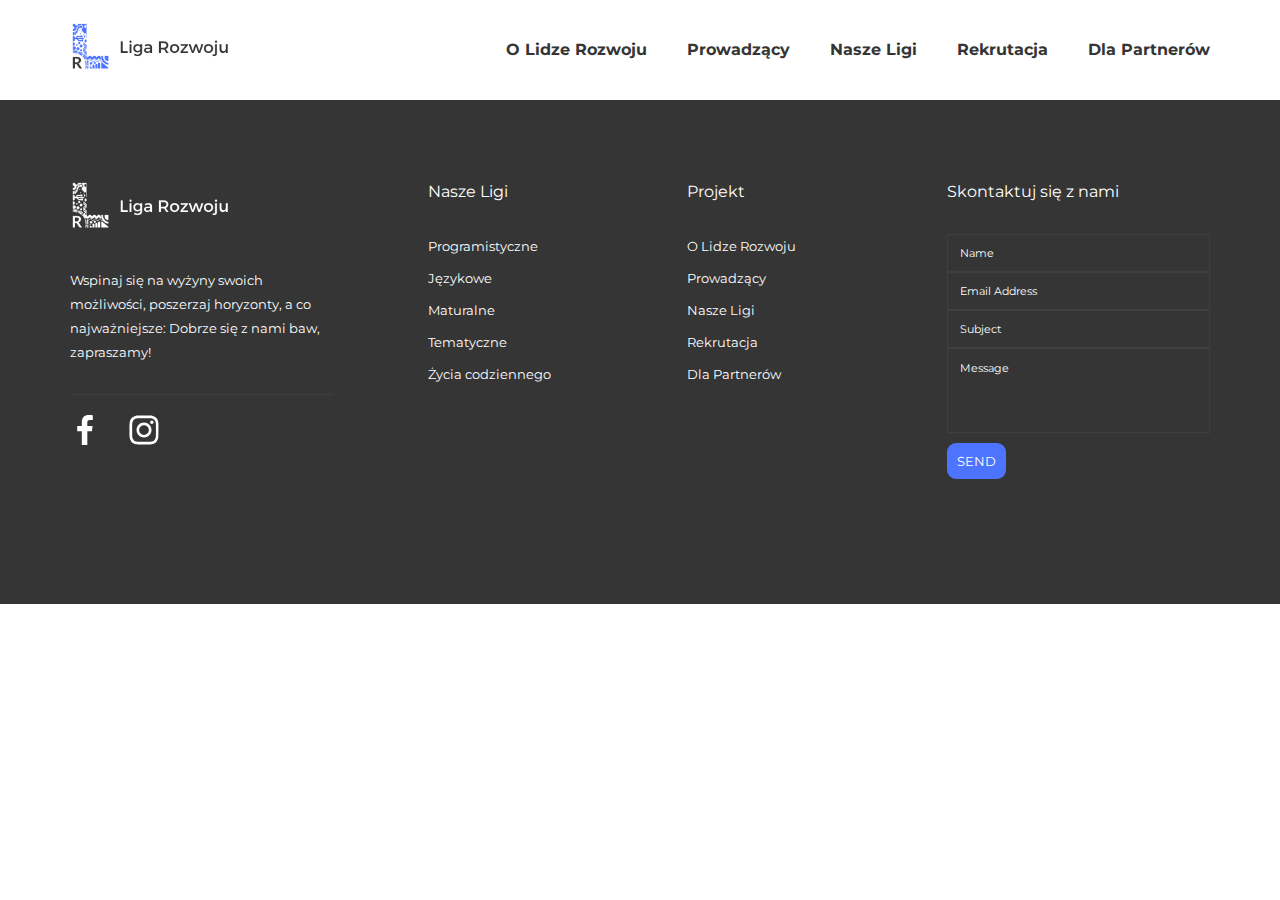
<file: pages/our__ligs.html>
<!DOCTYPE html>
<html lang="pl">

<head>
   <meta charset="UTF-8">
   <meta http-equiv="X-UA-Compatible" content="IE=edge">
   <meta name="viewport" content="width=device-width, initial-scale=1.0">
   <title>Liga Rozwoju</title>
   <link href="https://fonts.googleapis.com/css2?family=Montserrat:ital,wght@0,400;0,700;1,400&display=swap"
      rel="stylesheet">
   <link rel="stylesheet" href="../css/reset.css">
   <link rel="stylesheet" href="../css/slick.css">
   <link rel="stylesheet" href="../css/jquery.fancybox.css">
   <link rel="stylesheet" href="../css/style.css">
</head>

<body>
   <header class="header">
      <div class="container">
         <div class="header__inner">
            <div class="logo">
               <a href="">
                  <img class="logo__img" src="../images/logo.png" alt="logo" height="51" width="160">
               </a>
            </div>
            <nav class="menu">
               <div class="btn__menu">
                  <div></div>
                  <div></div>
                  <div></div>
               </div>
               <ul class="menu__list">
                  <li><a href="../index.html">O Lidze Rozwoju</a></li>
                  <li><a href="../pages/lectors.html">Prowadzący</a></li>
                  <li><a href="#">Nasze Ligi</a></li>
                  <li><a href="../pages/recruitment.html">Rekrutacja</a></li>
                  <li><a href="../pages/for__partners.html">Dla Partnerów</a></li>
               </ul>
            </nav>
         </div>
      </div>
   </header>

   <footer class="footer">
      <div class="container">
         <div class="footer__inner">
            <div class="footer-col__logo">
               <a class="footer__logo" href="../index.html" alt=""><img src="../images/logo_white.png" height="51"
                     width="160" alt=""></a>
               <div class="footer__text">
                  Wspinaj się na wyżyny swoich możliwości,
                  poszerzaj horyzonty, a co najważniejsze:
                  Dobrze się z nami baw, zapraszamy!
               </div>
               <div class="social">
                  <ul class="social">
                     <li class="social__item">
                        <a target="_blank" href="https://www.facebook.com/ligarozwoju">
                           <svg version="1.1" id="Capa_1" xmlns="http://www.w3.org/2000/svg"
                              xmlns:xlink="http://www.w3.org/1999/xlink" x="0px" y="0px" viewBox="0 0 155.139 155.139"
                              style="enable-background:new 0 0 155.139 155.139;" xml:space="preserve">
                              <g>
                                 <path fill="white" id="f_1_" d="M89.584,155.139V84.378h23.742l3.562-27.585H89.584V39.184
                             c0-7.984,2.208-13.425,13.67-13.425l14.595-0.006V1.08C115.325,0.752,106.661,0,96.577,0C75.52,0,61.104,12.853,61.104,36.452
                             v20.341H37.29v27.585h23.814v70.761H89.584z" />
                              </g>
                              <g>
                              </g>
                              <g>
                              </g>
                              <g>
                              </g>
                              <g>
                              </g>
                              <g>
                              </g>
                              <g>
                              </g>
                              <g>
                              </g>
                              <g>
                              </g>
                              <g>
                              </g>
                              <g>
                              </g>
                              <g>
                              </g>
                              <g>
                              </g>
                              <g>
                              </g>
                              <g>
                              </g>
                              <g>
                              </g>
                           </svg>
                        </a>
                     </li>
                     <li class="social__item">
                        <a target="_blank" href="https://www.instagram.com/ligarozwoju.knro/?hl=ru">
                           <svg fill="white" width="52" height="52" version="1.1" id="lni_lni-instagram-original"
                              xmlns="http://www.w3.org/2000/svg" xmlns:xlink="http://www.w3.org/1999/xlink" x="0px"
                              y="0px" viewBox="0 0 64 64" style="enable-background:new 0 0 64 64;" xml:space="preserve">
                              <g>
                                 <path fill="white"
                                    d="M62.9,19.2c-0.1-3.2-0.7-5.5-1.4-7.6S59.7,7.8,58,6.1s-3.4-2.7-5.4-3.5c-2-0.8-4.2-1.3-7.6-1.4C41.5,1,40.5,1,32,1
		s-9.4,0-12.8,0.1s-5.5,0.7-7.6,1.4S7.8,4.4,6.1,6.1s-2.8,3.4-3.5,5.5c-0.8,2-1.3,4.2-1.4,7.6S1,23.5,1,32s0,9.4,0.1,12.8
		c0.1,3.4,0.7,5.5,1.4,7.6c0.7,2.1,1.8,3.8,3.5,5.5s3.5,2.8,5.5,3.5c2,0.7,4.2,1.3,7.6,1.4C22.5,63,23.4,63,31.9,63s9.4,0,12.8-0.1
		s5.5-0.7,7.6-1.4c2.1-0.7,3.8-1.8,5.5-3.5s2.8-3.5,3.5-5.5c0.7-2,1.3-4.2,1.4-7.6c0.1-3.2,0.1-4.2,0.1-12.7S63,22.6,62.9,19.2z
		M57.3,44.5c-0.1,3-0.7,4.6-1.1,5.8c-0.6,1.4-1.3,2.5-2.4,3.5c-1.1,1.1-2.1,1.7-3.5,2.4c-1.1,0.4-2.7,1-5.8,1.1
		c-3.2,0-4.2,0-12.4,0s-9.3,0-12.5-0.1c-3-0.1-4.6-0.7-5.8-1.1c-1.4-0.6-2.5-1.3-3.5-2.4c-1.1-1.1-1.7-2.1-2.4-3.5
		c-0.4-1.1-1-2.7-1.1-5.8c0-3.1,0-4.1,0-12.4s0-9.3,0.1-12.5c0.1-3,0.7-4.6,1.1-5.8c0.6-1.4,1.3-2.5,2.3-3.5
		c1.1-1.1,2.1-1.7,3.5-2.3c1.1-0.4,2.7-1,5.8-1.1c3.2-0.1,4.2-0.1,12.5-0.1s9.3,0,12.5,0.1c3,0.1,4.6,0.7,5.8,1.1
		c1.4,0.6,2.5,1.3,3.5,2.3c1.1,1.1,1.7,2.1,2.4,3.5c0.4,1.1,1,2.7,1.1,5.8c0.1,3.2,0.1,4.2,0.1,12.5S57.4,41.3,57.3,44.5z" />
                                 <path fill="white" d="M32,16.1c-8.9,0-15.9,7.2-15.9,15.9c0,8.9,7.2,15.9,15.9,15.9S48,40.9,48,32S40.9,16.1,32,16.1z M32,42.4
		c-5.8,0-10.4-4.7-10.4-10.4S26.3,21.6,32,21.6c5.8,0,10.4,4.6,10.4,10.4S37.8,42.4,32,42.4z" />
                                 <ellipse cx="48.7" cy="15.4" rx="3.7" ry="3.7" />
                              </g>
                           </svg>

                        </a>
                     </li>
                  </ul>
               </div>
            </div>
            <div class="footer-menu">
               <div class="footer__title">Nasze Ligi</div>
               <ul class="footer__list">
                  <li><a href="#">Programistyczne</a></li>
                  <li><a href="#">Językowe</a></li>
                  <li><a href="#">Maturalne</a></li>
                  <li><a href="#">Tematyczne</a></li>
                  <li><a href="#">Życia codziennego</a></li>
               </ul>
            </div>
            <div class="footer-menu">
               <div class="footer__title">Projekt</div>
               <ul class="footer__list">
                  <li><a href="../index.html">O Lidze Rozwoju</a></li>
                  <li><a href="../pages/lectors.html">Prowadzący</a></li>
                  <li><a href="#">Nasze Ligi</a></li>
                  <li><a href="../pages/recruitment.html">Rekrutacja</a></li>
                  <li><a href="../pages/for__partners.html">Dla Partnerów</a></li>
               </ul>
            </div>
            <div class="footer-form">
               <div class="footer__title">Skontaktuj się z nami</div>
               <form>
                  <input type="text" placeholder="Name">
                  <input type="email" placeholder="Email Address">
                  <input type="text" placeholder="Subject">
                  <textarea placeholder="Message"></textarea>
                  <button type="submit">Send</button>
               </form>
            </div>
         </div>
      </div>
   </footer>

   <script src="https://ajax.googleapis.com/ajax/libs/jquery/3.4.1/jquery.min.js"></script>
   <script src="../js/slick.min.js"></script>
   <script src="../js/main.js"></script>
</body>

</html>
</file>
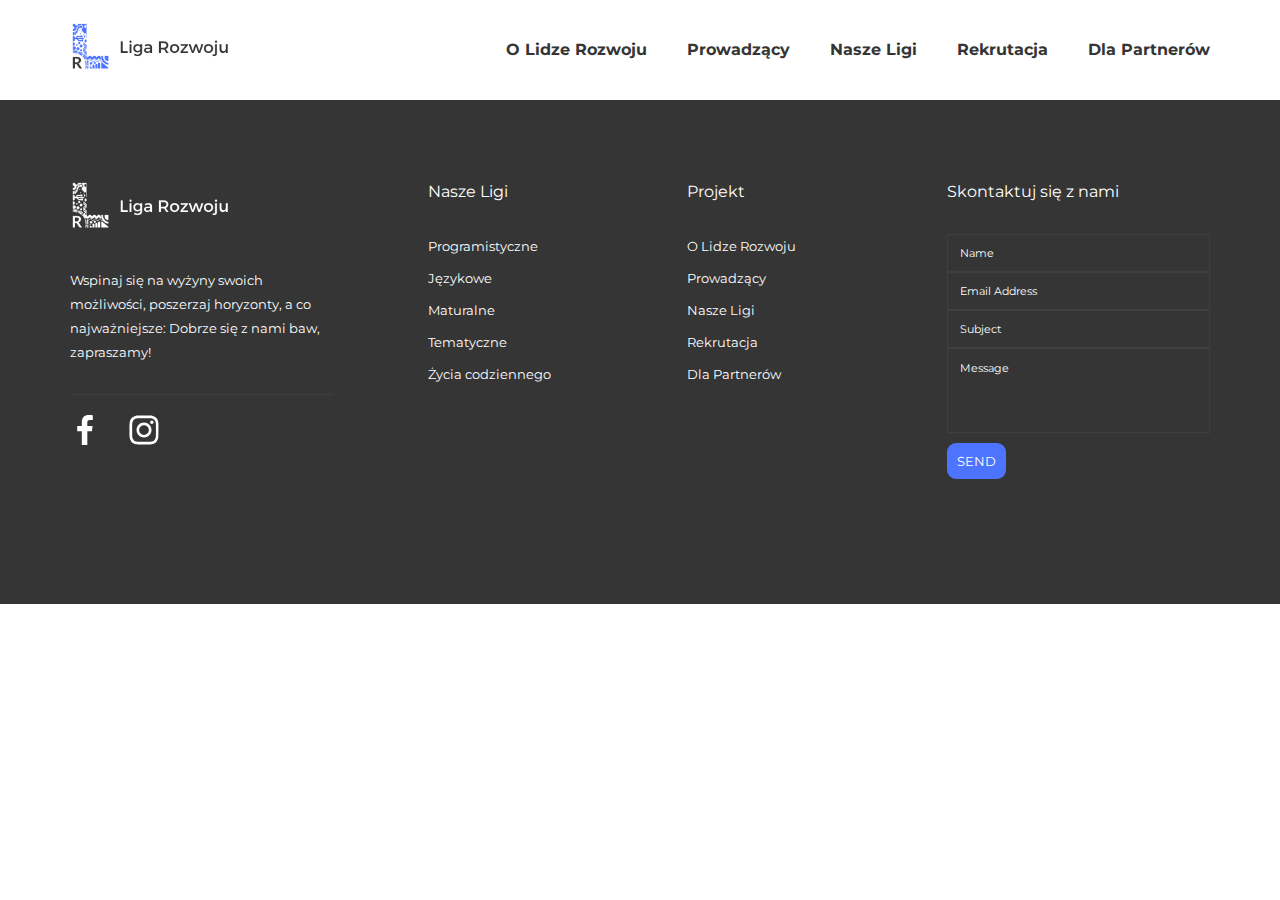
<file: pages/recruitment.html>
<!DOCTYPE html>
<html lang="pl">

<head>
   <meta charset="UTF-8">
   <meta http-equiv="X-UA-Compatible" content="IE=edge">
   <meta name="viewport" content="width=device-width, initial-scale=1.0">
   <title>Liga Rozwoju</title>
   <link href="https://fonts.googleapis.com/css2?family=Montserrat:ital,wght@0,400;0,700;1,400&display=swap"
      rel="stylesheet">
   <link rel="stylesheet" href="../css/reset.css">
   <link rel="stylesheet" href="../css/slick.css">
   <link rel="stylesheet" href="../css/jquery.fancybox.css">
   <link rel="stylesheet" href="../css/style.css">
</head>

<body>
   <header class="header">
      <div class="container">
         <div class="header__inner">
            <div class="logo">
               <a href="">
                  <img class="logo__img" src="../images/logo.png" alt="logo" height="51" width="160">
               </a>
            </div>
            <nav class="menu">
               <div class="btn__menu">
                  <div></div>
                  <div></div>
                  <div></div>
               </div>
               <ul class="menu__list">
                  <li><a href="../index.html">O Lidze Rozwoju</a></li>
                  <li><a href="../pages/lectors.html">Prowadzący</a></li>
                  <li><a href="../pages/our__ligs.html">Nasze Ligi</a></li>
                  <li><a href="#">Rekrutacja</a></li>
                  <li><a href="../pages/for__partners.html">Dla Partnerów</a></li>
               </ul>
            </nav>
         </div>
      </div>
   </header>

   <footer class="footer">
      <div class="container">
         <div class="footer__inner">
            <div class="footer-col__logo">
               <a class="footer__logo" href="../index.html" alt=""><img src="../images/logo_white.png" height="51"
                     width="160" alt=""></a>
               <div class="footer__text">
                  Wspinaj się na wyżyny swoich możliwości,
                  poszerzaj horyzonty, a co najważniejsze:
                  Dobrze się z nami baw, zapraszamy!
               </div>
               <div class="social">
                  <ul class="social">
                     <li class="social__item">
                        <a target="_blank" href="https://www.facebook.com/ligarozwoju">
                           <svg version="1.1" id="Capa_1" xmlns="http://www.w3.org/2000/svg"
                              xmlns:xlink="http://www.w3.org/1999/xlink" x="0px" y="0px" viewBox="0 0 155.139 155.139"
                              style="enable-background:new 0 0 155.139 155.139;" xml:space="preserve">
                              <g>
                                 <path fill="white" id="f_1_" d="M89.584,155.139V84.378h23.742l3.562-27.585H89.584V39.184
                             c0-7.984,2.208-13.425,13.67-13.425l14.595-0.006V1.08C115.325,0.752,106.661,0,96.577,0C75.52,0,61.104,12.853,61.104,36.452
                             v20.341H37.29v27.585h23.814v70.761H89.584z" />
                              </g>
                              <g>
                              </g>
                              <g>
                              </g>
                              <g>
                              </g>
                              <g>
                              </g>
                              <g>
                              </g>
                              <g>
                              </g>
                              <g>
                              </g>
                              <g>
                              </g>
                              <g>
                              </g>
                              <g>
                              </g>
                              <g>
                              </g>
                              <g>
                              </g>
                              <g>
                              </g>
                              <g>
                              </g>
                              <g>
                              </g>
                           </svg>
                        </a>
                     </li>
                     <li class="social__item">
                        <a target="_blank" href="https://www.instagram.com/ligarozwoju.knro/?hl=ru">
                           <svg fill="white" width="52" height="52" version="1.1" id="lni_lni-instagram-original"
                              xmlns="http://www.w3.org/2000/svg" xmlns:xlink="http://www.w3.org/1999/xlink" x="0px"
                              y="0px" viewBox="0 0 64 64" style="enable-background:new 0 0 64 64;" xml:space="preserve">
                              <g>
                                 <path fill="white"
                                    d="M62.9,19.2c-0.1-3.2-0.7-5.5-1.4-7.6S59.7,7.8,58,6.1s-3.4-2.7-5.4-3.5c-2-0.8-4.2-1.3-7.6-1.4C41.5,1,40.5,1,32,1
		s-9.4,0-12.8,0.1s-5.5,0.7-7.6,1.4S7.8,4.4,6.1,6.1s-2.8,3.4-3.5,5.5c-0.8,2-1.3,4.2-1.4,7.6S1,23.5,1,32s0,9.4,0.1,12.8
		c0.1,3.4,0.7,5.5,1.4,7.6c0.7,2.1,1.8,3.8,3.5,5.5s3.5,2.8,5.5,3.5c2,0.7,4.2,1.3,7.6,1.4C22.5,63,23.4,63,31.9,63s9.4,0,12.8-0.1
		s5.5-0.7,7.6-1.4c2.1-0.7,3.8-1.8,5.5-3.5s2.8-3.5,3.5-5.5c0.7-2,1.3-4.2,1.4-7.6c0.1-3.2,0.1-4.2,0.1-12.7S63,22.6,62.9,19.2z
		M57.3,44.5c-0.1,3-0.7,4.6-1.1,5.8c-0.6,1.4-1.3,2.5-2.4,3.5c-1.1,1.1-2.1,1.7-3.5,2.4c-1.1,0.4-2.7,1-5.8,1.1
		c-3.2,0-4.2,0-12.4,0s-9.3,0-12.5-0.1c-3-0.1-4.6-0.7-5.8-1.1c-1.4-0.6-2.5-1.3-3.5-2.4c-1.1-1.1-1.7-2.1-2.4-3.5
		c-0.4-1.1-1-2.7-1.1-5.8c0-3.1,0-4.1,0-12.4s0-9.3,0.1-12.5c0.1-3,0.7-4.6,1.1-5.8c0.6-1.4,1.3-2.5,2.3-3.5
		c1.1-1.1,2.1-1.7,3.5-2.3c1.1-0.4,2.7-1,5.8-1.1c3.2-0.1,4.2-0.1,12.5-0.1s9.3,0,12.5,0.1c3,0.1,4.6,0.7,5.8,1.1
		c1.4,0.6,2.5,1.3,3.5,2.3c1.1,1.1,1.7,2.1,2.4,3.5c0.4,1.1,1,2.7,1.1,5.8c0.1,3.2,0.1,4.2,0.1,12.5S57.4,41.3,57.3,44.5z" />
                                 <path fill="white" d="M32,16.1c-8.9,0-15.9,7.2-15.9,15.9c0,8.9,7.2,15.9,15.9,15.9S48,40.9,48,32S40.9,16.1,32,16.1z M32,42.4
		c-5.8,0-10.4-4.7-10.4-10.4S26.3,21.6,32,21.6c5.8,0,10.4,4.6,10.4,10.4S37.8,42.4,32,42.4z" />
                                 <ellipse cx="48.7" cy="15.4" rx="3.7" ry="3.7" />
                              </g>
                           </svg>

                        </a>
                     </li>
                  </ul>
               </div>
            </div>
            <div class="footer-menu">
               <div class="footer__title">Nasze Ligi</div>
               <ul class="footer__list">
                  <li><a href="#">Programistyczne</a></li>
                  <li><a href="#">Językowe</a></li>
                  <li><a href="#">Maturalne</a></li>
                  <li><a href="#">Tematyczne</a></li>
                  <li><a href="#">Życia codziennego</a></li>
               </ul>
            </div>
            <div class="footer-menu">
               <div class="footer__title">Projekt</div>
               <ul class="footer__list">
                  <li><a href="../index.html">O Lidze Rozwoju</a></li>
                  <li><a href="../pages/lectors.html">Prowadzący</a></li>
                  <li><a href="../pages/our__ligs.html">Nasze Ligi</a></li>
                  <li><a href="#">Rekrutacja</a></li>
                  <li><a href="../pages/for__partners.html">Dla Partnerów</a></li>
               </ul>
            </div>
            <div class="footer-form">
               <div class="footer__title">Skontaktuj się z nami</div>
               <form>
                  <input type="text" placeholder="Name">
                  <input type="email" placeholder="Email Address">
                  <input type="text" placeholder="Subject">
                  <textarea placeholder="Message"></textarea>
                  <button type="submit">Send</button>
               </form>
            </div>
         </div>
      </div>
   </footer>

   <script src="https://ajax.googleapis.com/ajax/libs/jquery/3.4.1/jquery.min.js"></script>
   <script src="../js/slick.min.js"></script>
   <script src="../js/main.js"></script>
</body>

</html>
</file>
<file: css/style.css>
html {
   box-sizing: border-box;
}

*,
*::after,
*::before {
   box-sizing: inherit;
}

a {
   color: #353535;
   text-decoration: none;
   display: inline-block;
}

body {
   font-family: "Montserrat", sans-serif;
   line-height: 24px;
   color: #353535;
   font-weight: 400;
}

.container {
   max-width: 1170px;
   margin: 0 auto;
   padding: 0 15px;
}

.header__inner {
   display: flex;
   justify-content: space-between;
   align-items: center;
   min-height: 100px;
}

.btn__menu {
   width: 40px;
   display: none;
}

.btn__menu div {
   height: 5px;
   background-color: #353535;
   margin-bottom: 5px;
}

.menu__list {
   display: flex;
}

.menu__list a:hover {
   color: #4d74ff;
}

.menu__list li + li {
   padding-left: 40px;
}

.menu__list a {
   font-size: 16px;
   color: #353535;
   font-weight: 700;
   font-family: "Montserrat", sans-serif;
}

.top {
   background-color: #4d74ff;
}

.top__inner {
   display: flex;
   flex-wrap: wrap;
   padding-top: 110px;
   justify-content: space-between;
}

.about-top__img img {
   width: 512px;
}

.top h6,
.top h2 {
   font-weight: 400;
   color: #fff;
}

.title {
   line-height: 62px;
   font-size: 52px;
}

.top__h2 {
   max-width: 435px;
}

.title span {
   font-weight: 700;
}

.top h6 {
   margin-top: 32px;
   max-width: 535px;
}

.about__top {
   padding: 86px 0;
}

.about-top__img {
   padding-left: 50px;
}

.mission__img {
   padding: 100px 0;
}

.mission {
   margin-top: 96px;
   max-width: 535px;
   display: flex;
   justify-content: space-between;
}

.mission__h6 span {
   font-weight: 700;
   font-size: 20px;
}

.mission__text {
   padding-left: 225px;
   padding-top: 125px;
}

.about__liga {
   margin: 96px auto 250px;
}

.about__liga-h2 {
   max-width: 899px;
   margin: 0 auto;
   text-align: center;
}

.about__liga-h6 {
   max-width: 818px;
   font-weight: 400;
   color: #fff;
   margin: 32px auto 0;
}

.btn-study {
   margin: 0 auto;
   padding-bottom: 40px;
}

.button-study {
   width: 120px;
   min-height: 30px;
   color: #fff;
   margin: 0 auto;
   text-align: center;
   margin: 0 122px;
}

.education {
   padding: 100px 0 200px;
}

.education__h2 {
   max-width: 700px;
   margin: 0 auto;
}

.education__inner {
   display: flex;
   flex-wrap: wrap;
   justify-content: space-between;
}

.education h3 {
   line-height: 30px;
   font-size: 24px;
}

.education h6 {
   font-weight: normal;
   margin-top: 15px;
   max-width: 290px;
}

.education__inner-div {
   margin-top: 50px;
   display: flex;
   flex-wrap: wrap;
}

.education__div {
   margin-left: 40px;
}

.circle {
   width: 160px;
   height: 160px;
   display: flex;
   flex-direction: row;
   justify-content: center;
   align-items: center;
   flex-shrink: 0;
   margin-right: 32px;
   background-color: #4d74ff;
   border-radius: 50%;
   margin: auto 0;
}

.circle__green {
   background-color: #2ec24f;
}

.circle__red {
   background-color: #ff5050;
}

.blue {
   color: #4d74ff;
}

.green {
   color: #2ec24f;
}

.red {
   color: #ff5050;
}

.circle__img {
   width: 80px;
   height: 80px;
}

.team {
   margin-bottom: 120px;
}

.team__h2 {
   max-width: 453px;
   margin: 0 auto 25px;
}

.team__h2 span {
   color: #4d74ff;
}

.team__h6 {
   max-width: 818px;
   margin: 30px auto 0;
   text-align: center;
}

.team-box {
   display: flex;
   box-shadow: 0 21px 49px 1px rgba(41, 44, 61, 0.15);
}

.team-slider {
   margin-top: 100px;
}

.team--slider .slick-list {
   margin: 0 -50px;
}

.team-slider .slick-slide {
   margin: 0 50px;
   padding-bottom: 70px;
}

.team-slider .slick-dots {
   list-style: none;
   display: flex;
   justify-content: center;
}

.team-slider .slick-dots li {
   margin: 0 8px;
}

.team-slider .slick-dots li.slick-active button {
   background-color: #fff;
   border: 2px solid #4d74ff;
}

.team-slider .slick-dots button {
   font-size: 0;
   width: 10px;
   height: 10px;
   border-radius: 50%;
   padding: 0;
   border: none;
   background-color: #4d74ff;
}

.team-box__images {
   background-color: #4d74ff;
   width: 190px;
   min-height: 350px;
   display: flex;
   align-items: center;
   justify-content: center;
}

.team-box__images img {
   border-radius: 50%;
   width: 150px;
   height: 150px;
}

.team-box__content {
   background-color: #fff;
   width: 330px;
   font-size: 16px;
   line-height: 26px;
   padding: 0 40px;
   min-height: 350px;
   display: flex;
   flex-direction: column;
   justify-content: center;
}

.team-box__text {
   margin-bottom: 30px;
}

.team-box__author span {
   color: #4d74ff;
   font-family: "Montserrat", sans-serif;
   font-weight: 700;
}

.footer {
   background-color: #353535;
   padding: 80px 0 125px;
   color: #fff;
}

.footer__inner {
   display: flex;
   justify-content: space-between;
}

.footer-col__logo {
   width: 263px;
}

.footer__logo {
   margin-bottom: 30px;
}
.footer__text {
   font-size: 13px;
   left: 22px;
   padding-bottom: 30px;
   border-bottom: 1px solid rgba(255, 255, 255, 0.05);
}

.social__item {
   display: inline-block;
   padding: 20px 25px 20px 0;
}

.social__item svg {
   width: 30px;
   height: 30px;
}

.social__item a:hover path,
a:hover svg {
   fill: #727272;
}

.footer__title {
   font-size: 16px;
   font-family: "Montserrat", sans-serif;
   margin-bottom: 30px;
}

.footer-menu {
   width: 165px;
}

.footer__list {
   list-style: none;
}

.footer__list a {
   font-size: 13px;
   margin-bottom: 8px;
   color: #fff;
}

.footer__list a:hover {
   color: #4d74ff;
}

.footer-form {
   width: 263px;
}

.footer-form input,
.footer-form textarea {
   border: 1px solid rgba(255, 255, 255, 0.05);
   background-color: transparent;
   height: 38px;
   display: block;
   width: 100%;
   padding: 0 12px;
   color: #fff;
   font-size: 11px;
   font-family: "Montserrat", sans-serif;
   font-weight: 400;
}

.footer-form input::placeholder,
.footer-form textarea::placeholder {
   color: #fff;
   font-size: 11px;
   font-family: "Montserrat", sans-serif;
   font-weight: 400;
}

.footer-form textarea {
   padding: 12px;
   height: 85px;
   resize: none;
   margin-bottom: 10px;
}

.footer-form button {
   text-transform: uppercase;
   color: #fff;
   font-size: 11px;
   font-family: "Montserrat", sans-serif;
   font-size: 13px;
   border: none;
   background-color: #4d74ff;
   padding: 10px;
   cursor: pointer;
   border-radius: 9px;
}

.footer-form button:hover {
   background-color: #2ec24f;
   color: #353535;
}

.lectors__h2-top {
   margin: 50px 0;
   color: #4d74ff;
}

.lectors__h2 {
   margin: 100px 0;
   color: #4d74ff;
}

.lectors__h6 {
   margin-bottom: 50px;
   max-width: 880px;
   line-height: 28px;
}

.lectors__button {
   font-weight: bold;
   color: #ffffff;
   background-color: #4d74ff;
   text-decoration: none;
   max-width: 200px;
   width: 100%;
   min-height: 50px;
   height: 0%;
   border: 0 solid #4d74ff;
   border-radius: 10px;
   font-size: 18px;
   display: flex;
   justify-content: center;
   align-items: center;
}

.lectors__button:hover {
   background-color: #353535;
   color: #4d74ff;
}

.lectors__list {
   margin-top: 50px;
}

.lectors__list li {
   display: inline-block;
   font-weight: bold;
   padding: 10px 25px;
   font-size: 18px;
}

.lectors__list li::before {
   content: "•      ";
}

.search__for {
   margin-top: 100px;
}

.search__for-list {
   display: flex;
   justify-content: space-evenly;
   margin-top: 100px;
}

.search__for-element {
   width: 700px;
   box-shadow: 0px 21px 49px 1px rgba(41, 44, 61, 0.15);
   padding: 0 50px 60px;
   position: relative;
   overflow: hidden;
   display: flex;
}

.search__for-element img {
   height: 200px;
   width: 200px;
   margin-right: 50px;
   margin-top: auto;
}

.search__for-tekst h6 {
   width: 250px;
   font-weight: 400;
   margin-top: 20px;
}

.oferta__list {
   display: flex;
   flex-wrap: wrap;
   justify-content: space-around;
}

.oferta__list-item h6 {
   font-size: 22px;
   margin-top: 40px;
}

.oferta__list-item p {
   max-width: 450px;
   font-weight: 400;
   margin-top: 20px;
}

.how-to-work__list {
   counter-reset: index;
   display: flex;
   justify-content: space-between;
}

.how-to-work__list li {
   list-style: none;
   max-width: 250px;
   font-size: 16px;
   line-height: 24px;
   font-weight: 700;
}

.how-to-work__list li::before {
   content: " ";
   display: flex;
   align-items: center;
   justify-content: center;
   width: 48px;
   height: 48px;
   margin-bottom: 20px;
   border-radius: 50%;
   color: #fff;
   font-size: 23px;
   line-height: 1;
   background-color: #353535;
   content: counter(index);
   counter-increment: index;
}

.steps__element {
   display: flex;
   justify-content: space-evenly;
}

.steps {
   max-width: 500px;
}

.steps h2 {
   font-size: 28px;
   line-height: 32px;
}

.steps p {
   font-size: 20px;
   margin-top: 20px;
}

.formularz {
   background-color: #4d74ff;
   width: 100%;
   min-height: 75px;
   border-radius: 50px;
   color: #fff;
   font-weight: bold;
   font-size: 20px;
   align-items: center;
   justify-content: center;
   display: flex;
   margin: 100px 0;
}

.formularz:hover {
   background-color: #353535;
   color: #4d74ff;
}

.partners__top {
   margin-bottom: 100px;
}

.partners__top-inner {
   display: flex;
   margin-top: 100px;
}

.partners__top-ready {
   margin: 50px;
   display: flex;
   flex-wrap: wrap;
   align-items: center;
}

.partners__top-ready h2 {
   margin-bottom: -70px;
}

.partners__button {
   font-weight: bold;
   color: #ffffff;
   background-color: #4d74ff;
   text-decoration: none;
   max-width: 300px;
   width: 100%;
   min-height: 50px;
   height: 0%;
   border: 0 solid #4d74ff;
   border-radius: 100px;
   font-size: 18px;
   display: flex;
   justify-content: center;
   align-items: center;
}

.partners__button:hover {
   background-color: #353535;
   color: #4d74ff;
}

.span__liga {
   color: #4d74ff;
}

.who__we-are-tekst h6 {
   max-width: 600px;
   margin-top: 30px;
}

.who__we-are-list {
   display: flex;
   margin-top: 50px;
   justify-content: space-evenly;
}

.h2 {
   line-height: 36px;
   font-size: 30px;
   margin-bottom: 10px;
}

.who__we-are-element p {
   font-size: 22px;
}

.services {
   background-color: #f2f2f6;
   margin-top: 100px;
}

.services-inner {
   padding: 100px 15px;
}

.services-h2 {
   margin: 0 auto 50px;
   max-width: 401px;
}

.bsn-oferta {
   display: flex;
   flex-wrap: wrap;
   justify-content: space-evenly;
}

.bsn-oferta__element {
   max-width: 400px;
   padding-top: 30px;
   display: flex;
   flex-direction: column;
   justify-content: space-between;
}

.bsn-oferta__element {
   min-height: 80px;
}

.h3 {
   font-size: 22px;
   margin-bottom: 10px;
}

.bsn-oferta__img {
   width: 70px;
   height: 70px;
}

.oferta__button {
   font-weight: bold;
   color: #ffffff;
   background-color: #2ec24f;
   text-decoration: none;
   max-width: 200px;
   width: 100%;
   min-height: 40px;
   height: 0%;
   border: 0 solid #2ec24f;
   border-radius: 100px;
   font-size: 18px;
   display: flex;
   justify-content: center;
   align-items: center;
   margin-top: 30px;
}

.oferta__button:hover {
   background-color: #353535;
   color: #2ec24f;
}

.partners {
   margin: 100px 0;
}

.partners__h2 {
   text-align: center;
   margin: 0 auto 100px;
}

.partners__loga {
   display: flex;
   justify-content: space-evenly;
   align-items: center;
   flex-wrap: wrap;
}

.contact {
   padding: 50px 0;
}

.contact__h2 {
   margin: 50px 0;
   text-align: center;
}

.contact__form {
   max-width: 700px;
   margin: 0 auto;
}

.input__div {
   display: flex;
   flex-wrap: wrap;
   justify-content: space-between;
   max-width: 700px;
}

.input__div input {
   min-height: 75px;
   width: 300px;
   padding-left: 25px;
   border-radius: 20px;
   margin-top: 30px;
}

.contact-message textarea {
   margin-top: 50px;
   max-width: 700px;
   width: 100%;
   min-height: 220px;
   resize: none;
   padding: 25px 0 0 25px;
   border-radius: 20px;
}

.contact-message button {
   margin-top: 43px;
   display: flex;
   font-weight: bold;
   font-size: 26px;
   color: #ffffff;
   background-color: #4d74ff;
   text-decoration: none;
   align-items: center;
   justify-content: center;
   max-width: 700px;
   width: 100%;
   min-height: 75px;
   height: 0%;
   border: 0 solid #4d74ff;
   cursor: pointer;
   border-radius: 20px;
}

.contact-message button:hover {
   background-color: #353535;
   color: #4d74ff;
}

@media (max-width: 1265px) {
   .team-slider .slick-list {
      margin: 0;
   }

   .team-slider .slick-slide {
      margin: 0;
   }
   .team-box {
      box-shadow: none;
   }
}

@media (max-width: 1150px) {
   .about-top__img img {
      width: 312px;
   }

   .about-top__img {
      margin: auto;
   }

   .mission__img img {
      width: 312px;
   }
   .mission__text {
      padding-left: 0;
      padding-top: 65px;
   }
   .search__for-element img {
      height: 150px;
      margin-right: 30px;
   }
}

@media (max-width: 1105px) {
   .team-slider {
      margin-top: 60px;
   }
   .team-box {
      max-width: 520px;
      margin: 0 auto;
   }
}

@media (max-width: 1050px) {
   .education__inner {
      justify-content: center;
   }

   .footer__inner {
      flex-wrap: wrap;
   }

   .footer-col__logo {
      width: 100%;
      margin-bottom: 30px;
   }
   .search__for-element img {
      height: 125px;
      width: 125px;
      margin-right: 25px;
   }
   .search__for-tekst h6 {
      font-size: 14px;
   }
   .search__for-tekst h3 {
      font-size: 16px;
   }
   .how-to-work__list {
      flex-wrap: wrap;
   }
   .how-to-work__list li {
      padding-bottom: 35px;
   }
   .partners__top-inner img {
      width: 400px;
   }
   .partners__top-ready h2 {
      margin-bottom: 0;
   }
}

@media (max-width: 992px) {
   .menu__list {
      display: none;
      position: absolute;
      top: 87px;
      left: 0;
      right: 0;
      width: 100%;
      text-align: center;
      border-bottom: 1px solid #353535;
      z-index: 5;
   }

   .menu__list li {
      margin-left: 0;
      padding-left: 0 !important;
   }

   .menu__list a {
      display: block;
      padding: 10px 0;
      border-bottom: 1px solid #353535;
      background-color: white;
   }

   .btn__menu {
      display: block;
   }

   .education__h2 {
      text-align: center;
   }
}

@media (min-width: 992px) {
   .menu__list {
      display: flex !important;
   }
}

@media (max-width: 950px) {
   .title {
      line-height: 48px;
      font-size: 42px;
   }
   .top h6 {
      max-width: 350px;
   }
   .search__for-list {
      flex-wrap: wrap;
   }
   .search__for-element {
      padding: 50px;
      display: flex;
      justify-content: space-evenly;
   }
}

@media (max-width: 850px) {
   .top__inner {
      justify-content: space-around;
   }

   .about-top__img {
      padding: 0;
   }

   .about-top__img img {
      width: 200px;
   }

   .mission__img img {
      width: 200px;
   }

   .mission__text {
      padding: 0;
   }
   .steps__element {
      flex-wrap: wrap;
   }
   .steps {
      padding-bottom: 35px;
   }
   .partners__top-inner img {
      width: 300px;
   }
}

@media (max-width: 750px) {
   .btn-study {
      display: none;
   }

   .about__liga {
      margin: 96px auto 100px;
   }

   .education {
      padding-bottom: 100px;
   }

   .footer-form {
      width: 100%;
      margin-top: 30px;
   }

   .footer__inner {
      justify-content: flex-start;
   }

   .footer-menu {
      margin-left: 50px;
   }
   .partners__top-inner {
      flex-wrap: wrap;
      justify-content: space-around;
   }
   .partners__top-ready {
      flex-direction: column;
   }
   .partners__top-ready h6 {
      margin: 20px 0;
   }
   .who__we-are-list {
      flex-wrap: wrap;
      justify-content: start;
   }
   .who__we-are-element {
      width: 200px;
      padding-top: 40px;
   }
   .who__we-are-element p {
      font-size: 18px;
   }
   .h2 {
      line-height: 30px;
      font-size: 26px;
   }
   .who__we-are-tekst h6 {
      font-size: 14px;
   }
}

@media (max-width: 670px) {
   .top__h2 {
      max-width: 265px;
   }

   .top h6 {
      max-width: 300px;
   }

   .top__inner {
      justify-content: space-between;
   }

   .about__liga-h6 {
      max-width: 550px;
   }

   .title {
      line-height: 36px;
      font-size: 32px;
   }

   .mission__h6 span {
      font-size: 16px;
   }

   .team__h2 {
      text-align: center;
   }
}

@media (max-width: 580px) {
   .team-box {
      display: block;
   }
   .team-box__images {
      width: 100%;
      height: 200px;
   }
   .team-box__content {
      width: 100%;
      padding: 20px;
      min-height: 260px;
   }
   .team-slider .slick-slide {
      padding-bottom: 30px;
   }

   .team-box__images img {
      width: 200px;
      height: 200px;
   }
   .how-to-work__list {
      justify-content: center;
   }
}

@media (max-width: 525px) {
   .top__inner {
      justify-content: space-around;
   }

   .about-top__img img {
      width: 300px;
   }

   .mission__img img {
      width: 300px;
   }

   .mission__img {
      padding: 100px 0 0;
   }

   .top__h2 {
      max-width: 300px;
   }

   .mission__text {
      text-align: center;
   }

   .circle {
      margin: 0 auto;
   }

   .education__div {
      margin: 40px auto;
   }

   .footer-menu {
      margin-left: 50px;
   }
   .partners__top-ready h2 {
      width: 170px;
   }
}

@media (max-width: 465px) {
   .footer-menu {
      margin-bottom: 30px;
      width: 100%;
   }
   .footer-form {
      margin-top: 0;
   }
   .search__for-element {
      flex-wrap: wrap;
   }
   .search__for-element img {
      margin-bottom: 20px;
   }
   .formularz {
      font-size: 15px;
   }
   .who__we-are-list {
      justify-content: center;
   }
}
</file>
